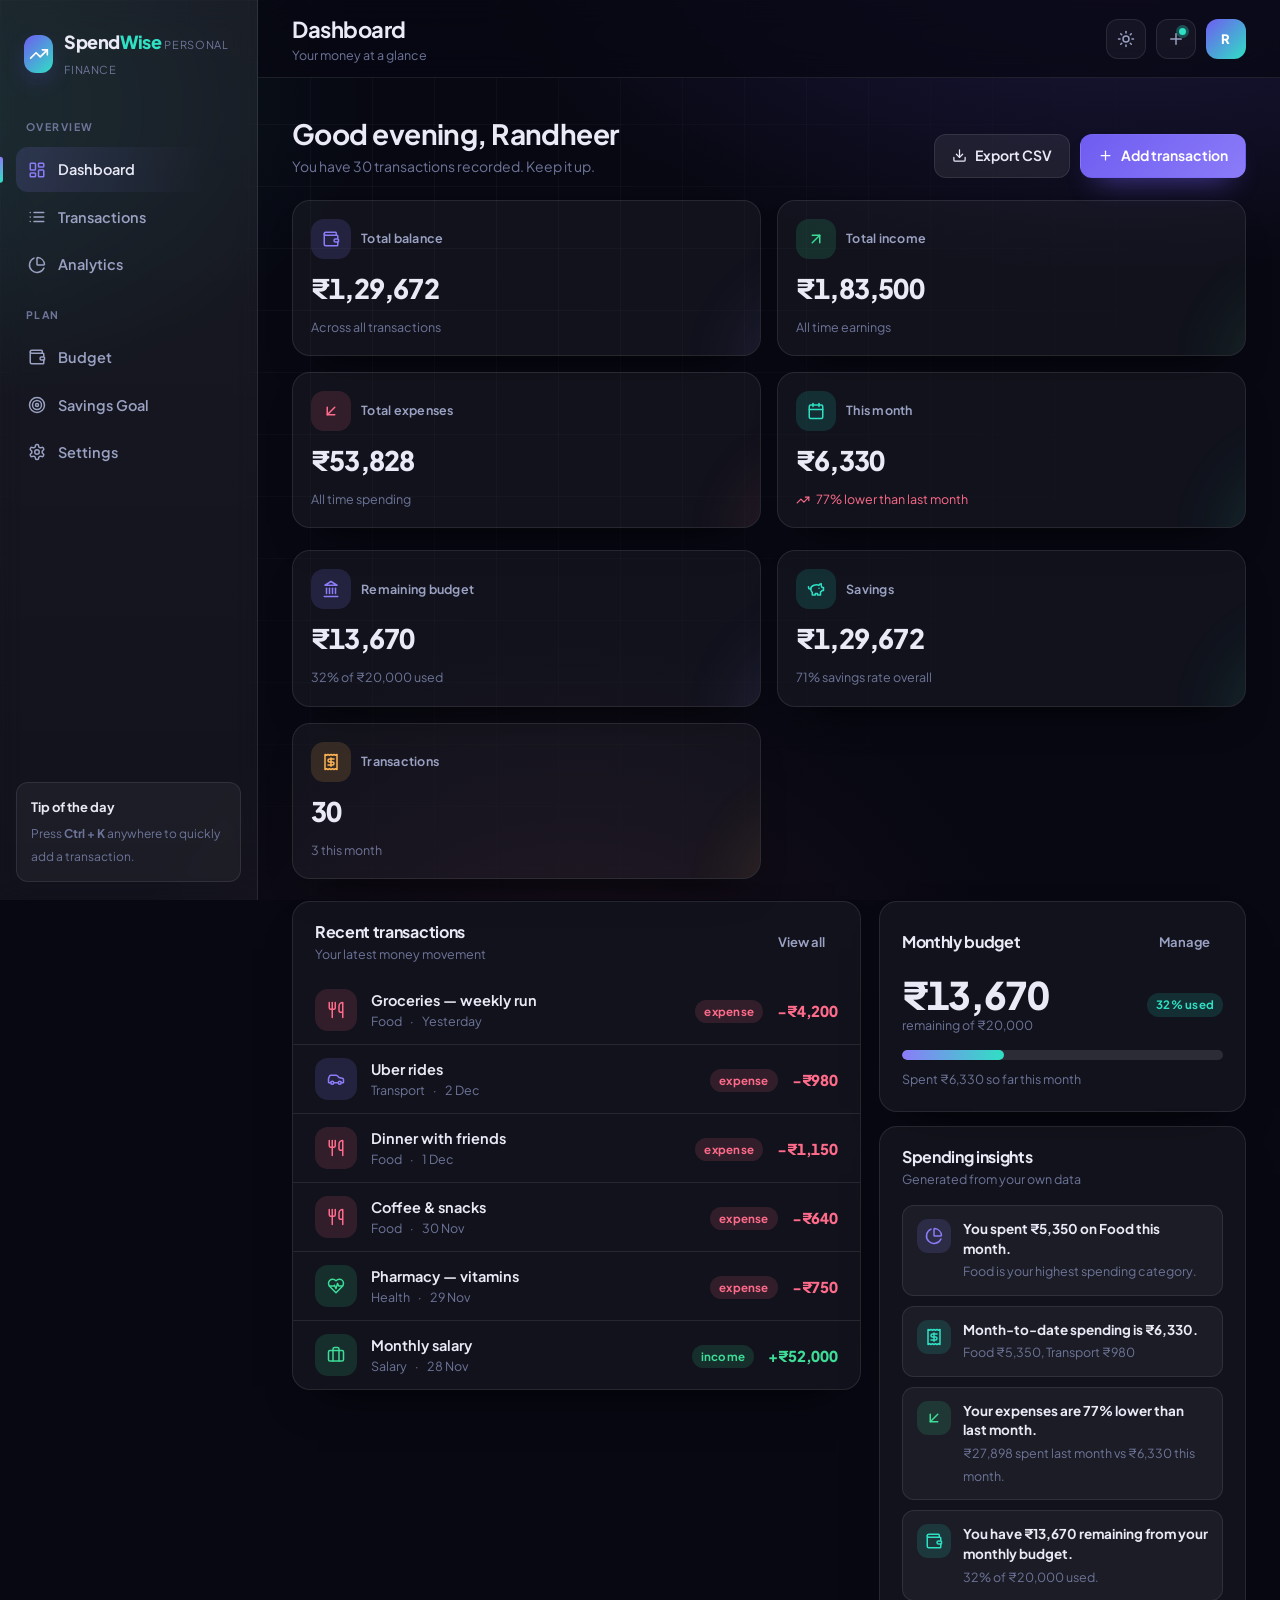
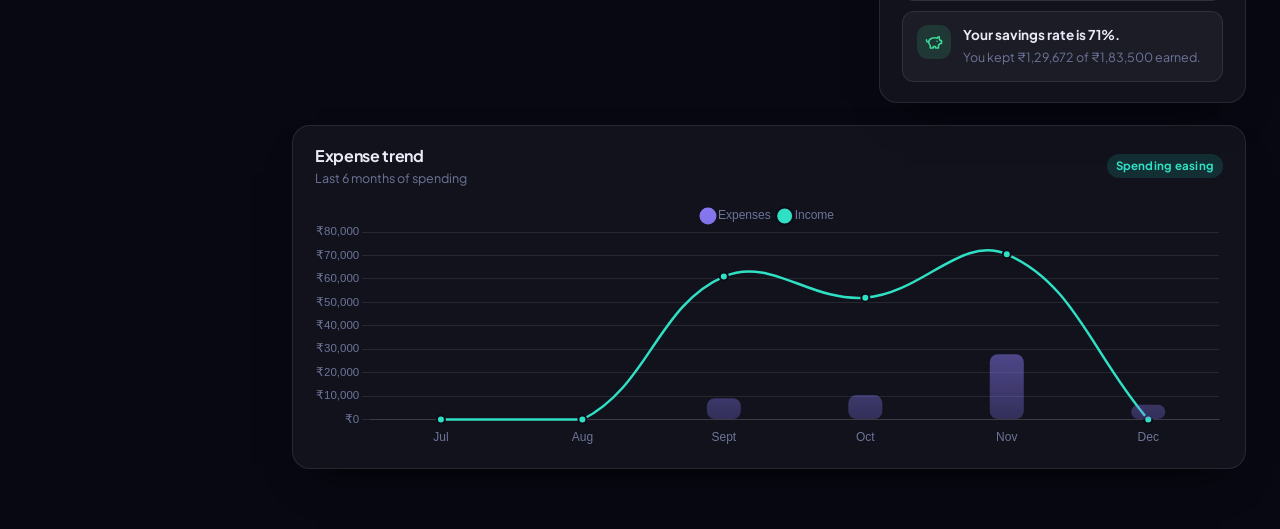
<file: index.html>
<!DOCTYPE html>
<html lang="en" data-theme="dark">
<head>
  <meta charset="UTF-8" />
  <meta name="viewport" content="width=device-width, initial-scale=1.0" />
  <title>Dashboard · SpendWise</title>
  <meta name="description" content="SpendWise — smart personal expense tracker with budgeting, analytics and savings goals." />
  <link rel="preconnect" href="https://fonts.googleapis.com" />
  <link rel="preconnect" href="https://fonts.gstatic.com" crossorigin />
  <link href="https://fonts.googleapis.com/css2?family=Plus+Jakarta+Sans:wght@400;500;600;700;800&display=swap" rel="stylesheet" />
  <link rel="stylesheet" href="css/style.css" />
  <link rel="stylesheet" href="css/dashboard.css" />
  <link rel="stylesheet" href="css/responsive.css" />
  <link rel="icon" href="data:image/svg+xml,%3Csvg xmlns='http://www.w3.org/2000/svg' viewBox='0 0 24 24' fill='none' stroke='%232fe0c4' stroke-width='2.2' stroke-linecap='round'%3E%3Cpath d='M3 17l6-6 4 4 7-7'/%3E%3Cpath d='M14 8h6v6'/%3E%3C/svg%3E" />
</head>
<body>
  <div class="app">
    <div class="scrim" id="scrim"></div>

    <aside class="sidebar" id="sidebar" aria-label="Main navigation">
      <a class="brand" href="index.html">
        <span class="brand-mark"><svg class="icon" aria-hidden="true"><use href="#i-trending-up"></use></svg></span>
        <span>
          <span class="brand-name">Spend<span>Wise</span></span>
          <span class="brand-sub">Personal finance</span>
        </span>
      </a>

      <p class="nav-label">Overview</p>
      <nav class="nav">
        <a class="nav-link" href="index.html" aria-current="page">
          <svg class="icon" aria-hidden="true"><use href="#i-layout-dashboard"></use></svg> Dashboard
        </a>
        <a class="nav-link" href="transactions.html">
          <svg class="icon" aria-hidden="true"><use href="#i-list"></use></svg> Transactions
        </a>
        <a class="nav-link" href="analytics.html">
          <svg class="icon" aria-hidden="true"><use href="#i-chart-pie"></use></svg> Analytics
        </a>
      </nav>

      <p class="nav-label">Plan</p>
      <nav class="nav">
        <a class="nav-link" href="budget.html">
          <svg class="icon" aria-hidden="true"><use href="#i-wallet"></use></svg> Budget
        </a>
        <a class="nav-link" href="savings.html">
          <svg class="icon" aria-hidden="true"><use href="#i-target"></use></svg> Savings Goal
        </a>
        <a class="nav-link" href="settings.html">
          <svg class="icon" aria-hidden="true"><use href="#i-settings"></use></svg> Settings
        </a>
      </nav>

      <div class="sidebar-foot">
        <div class="sidebar-note">
          <strong>Tip of the day</strong>
          <span>Press <b>Ctrl + K</b> anywhere to quickly add a transaction.</span>
        </div>
      </div>
    </aside>

    <div class="shell">
      <header class="topbar">
        <button class="icon-btn menu-btn" id="menuBtn" type="button"
                aria-label="Open navigation" aria-expanded="false">
          <svg class="icon" aria-hidden="true"><use href="#i-menu"></use></svg>
        </button>
        <div class="topbar-title">
          <h1 id="pageTitle">Dashboard</h1>
          <p id="pageSub">Your money at a glance</p>
        </div>
        <div class="topbar-actions">
          <button class="icon-btn" id="themeToggle" type="button" data-tip="Switch theme" aria-label="Switch theme">
            <svg class="icon" aria-hidden="true"><use href="#i-sun"></use></svg>
          </button>
          <button class="icon-btn" type="button" data-add-txn data-tip="Add transaction" aria-label="Add transaction">
            <svg class="icon" aria-hidden="true"><use href="#i-plus"></use></svg>
            <span class="dot"></span>
          </button>
          <span class="avatar" id="userAvatar" aria-hidden="true">U</span>
        </div>
      </header>

      <main class="main">
        <div class="page">

          <section class="page-intro reveal">
            <div>
              <h2 id="greeting">Welcome back</h2>
              <p id="introLine">Here is how your finances look today.</p>
            </div>
            <div class="actions">
              <button class="btn" type="button" data-export-csv>
                <svg class="icon icon-sm" aria-hidden="true"><use href="#i-download"></use></svg> Export CSV
              </button>
              <button class="btn btn-primary" type="button" data-add-txn>
                <svg class="icon icon-sm" aria-hidden="true"><use href="#i-plus"></use></svg> Add transaction
              </button>
            </div>
          </section>

          <section class="stat-grid reveal" aria-label="Financial summary">
            <article class="stat-card tone-accent">
              <div class="stat-top">
                <span class="stat-icon"><svg class="icon" aria-hidden="true"><use href="#i-wallet"></use></svg></span>
                <span class="stat-label">Total balance</span>
              </div>
              <p class="stat-value num" id="statBalance">—</p>
              <p class="stat-meta" id="statBalanceMeta">Across all transactions</p>
            </article>

            <article class="stat-card tone-income">
              <div class="stat-top">
                <span class="stat-icon"><svg class="icon" aria-hidden="true"><use href="#i-arrow-up-right"></use></svg></span>
                <span class="stat-label">Total income</span>
              </div>
              <p class="stat-value num" id="statIncome">—</p>
              <p class="stat-meta" id="statIncomeMeta">All time earnings</p>
            </article>

            <article class="stat-card tone-expense">
              <div class="stat-top">
                <span class="stat-icon"><svg class="icon" aria-hidden="true"><use href="#i-arrow-down-left"></use></svg></span>
                <span class="stat-label">Total expenses</span>
              </div>
              <p class="stat-value num" id="statExpense">—</p>
              <p class="stat-meta" id="statExpenseMeta">All time spending</p>
            </article>

            <article class="stat-card tone-teal">
              <div class="stat-top">
                <span class="stat-icon"><svg class="icon" aria-hidden="true"><use href="#i-calendar"></use></svg></span>
                <span class="stat-label">This month</span>
              </div>
              <p class="stat-value num" id="statMonth">—</p>
              <p class="stat-meta" id="statMonthMeta">Expenses in current month</p>
            </article>
          </section>

          <section class="stat-grid reveal" aria-label="Secondary summary">
            <article class="stat-card tone-accent">
              <div class="stat-top">
                <span class="stat-icon"><svg class="icon" aria-hidden="true"><use href="#i-landmark"></use></svg></span>
                <span class="stat-label">Remaining budget</span>
              </div>
              <p class="stat-value num" id="statBudgetLeft">—</p>
              <p class="stat-meta" id="statBudgetMeta">Set a budget to track it</p>
            </article>

            <article class="stat-card tone-teal">
              <div class="stat-top">
                <span class="stat-icon"><svg class="icon" aria-hidden="true"><use href="#i-piggy-bank"></use></svg></span>
                <span class="stat-label">Savings</span>
              </div>
              <p class="stat-value num" id="statSavings">—</p>
              <p class="stat-meta" id="statSavingsMeta">Income kept after expenses</p>
            </article>

            <article class="stat-card tone-warn">
              <div class="stat-top">
                <span class="stat-icon"><svg class="icon" aria-hidden="true"><use href="#i-receipt"></use></svg></span>
                <span class="stat-label">Transactions</span>
              </div>
              <p class="stat-value num" id="statCount">—</p>
              <p class="stat-meta" id="statCountMeta">Recorded so far</p>
            </article>
          </section>

          <section class="grid-2 reveal">
            <article class="card">
              <div class="card-head">
                <div>
                  <h2>Recent transactions</h2>
                  <p class="sub">Your latest money movement</p>
                </div>
                <a class="btn btn-ghost btn-sm right" href="transactions.html">View all</a>
              </div>
              <div class="txn-list" id="recentList" style="margin-top:12px"></div>
            </article>

            <div class="stack">
              <article class="card card-pad">
                <div class="row" style="margin-bottom:14px">
                  <h2 style="font-size:16px">Monthly budget</h2>
                  <a class="btn btn-ghost btn-sm right" href="budget.html">Manage</a>
                </div>
                <div id="dashBudget"></div>
              </article>

              <article class="card">
                <div class="card-head">
                  <div>
                    <h2>Spending insights</h2>
                    <p class="sub">Generated from your own data</p>
                  </div>
                </div>
                <div class="insight-list" id="insightList"></div>
              </article>
            </div>
          </section>

          <section class="card reveal">
            <div class="card-head">
              <div>
                <h2>Expense trend</h2>
                <p class="sub">Last 6 months of spending</p>
              </div>
              <span class="badge badge-teal right" id="trendBadge">—</span>
            </div>
            <div class="chart-box mid">
              <canvas id="trendChart" aria-label="Expense trend chart for the last six months" role="img"></canvas>
            </div>
          </section>

        </div>
      </main>
    </div>
  </div>

  <script src="js/icons.js"></script>
  <script src="js/storage.js"></script>
  <script src="js/app.js"></script>
  <script src="js/dashboard.js"></script>
</body>
</html>
</file>
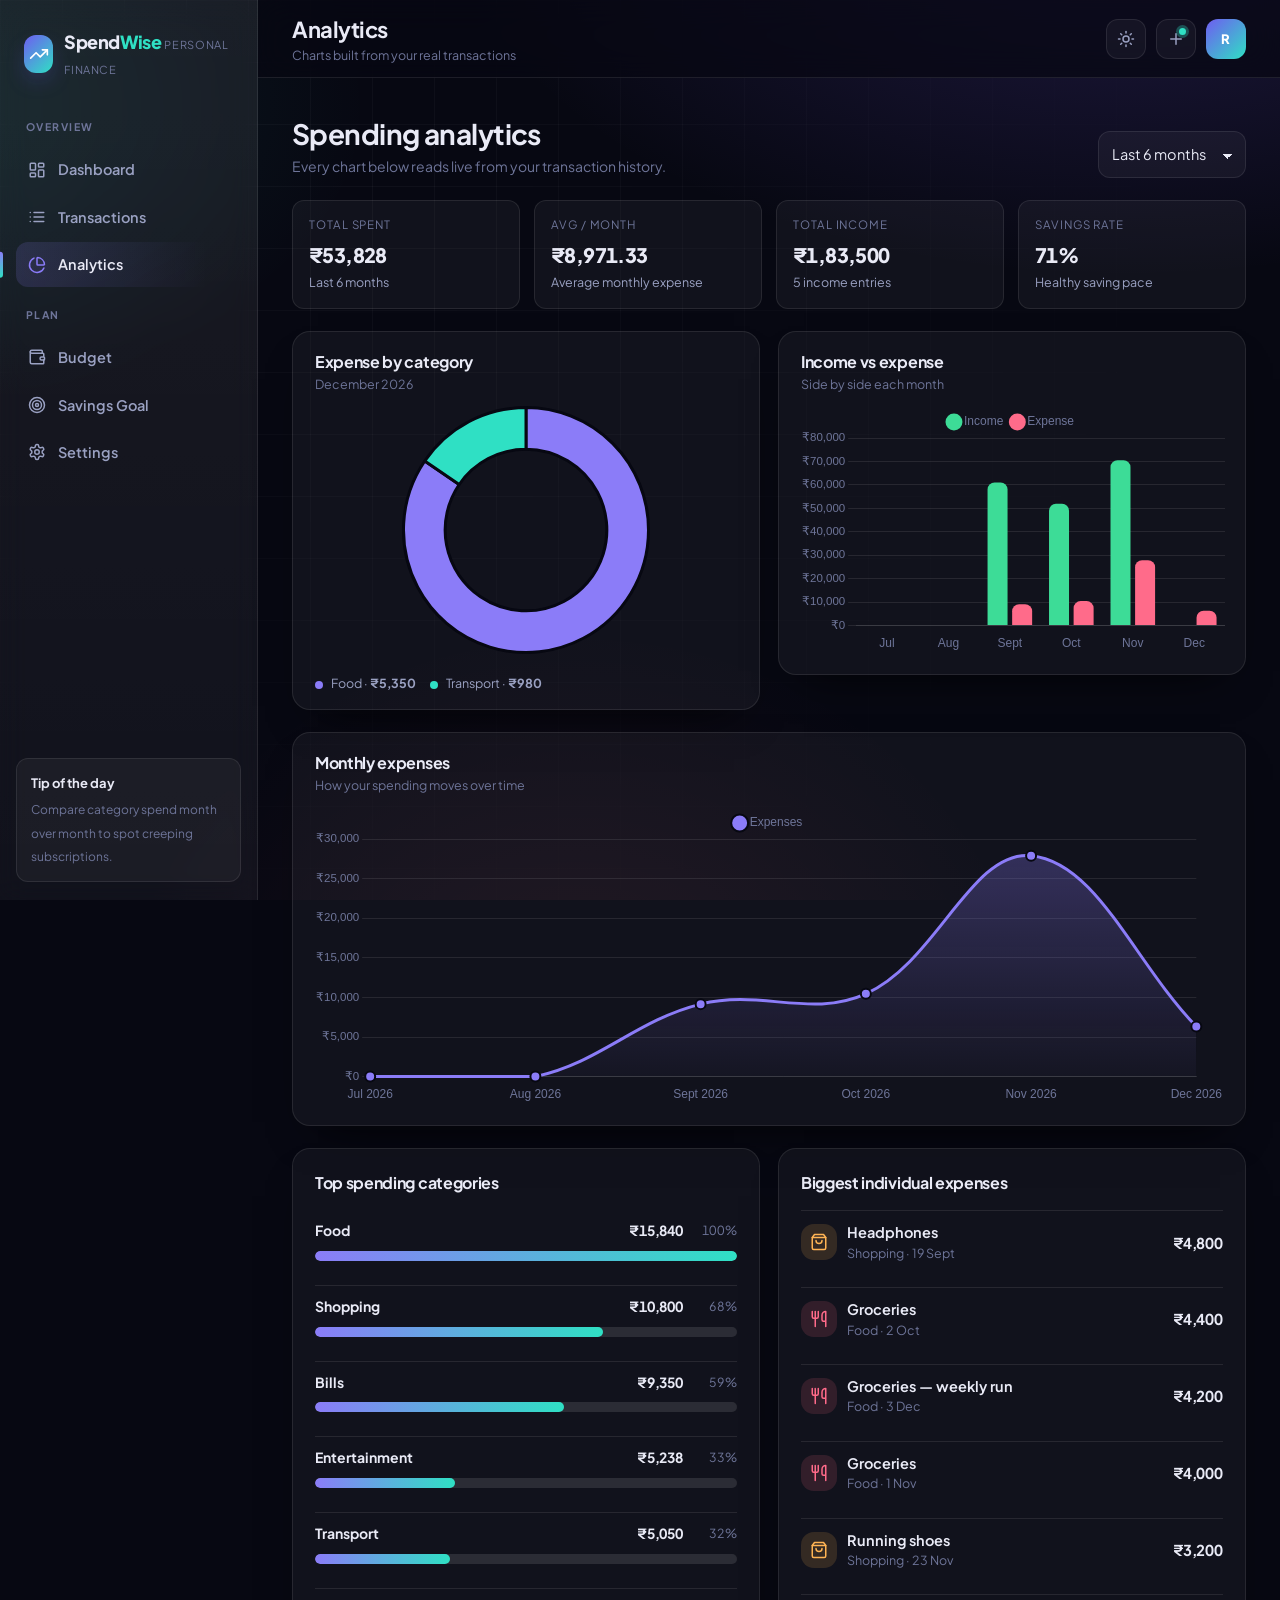
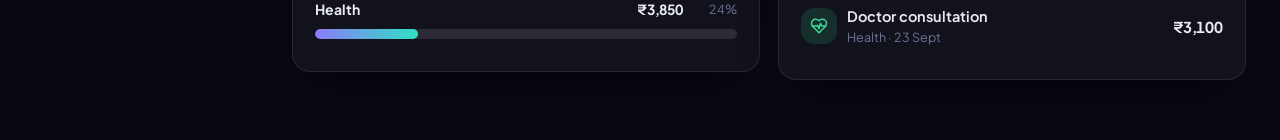
<file: analytics.html>
<!DOCTYPE html>
<html lang="en" data-theme="dark">
<head>
  <meta charset="UTF-8" />
  <meta name="viewport" content="width=device-width, initial-scale=1.0" />
  <title>Analytics · SpendWise</title>
  <meta name="description" content="Charts and breakdowns of your income, expenses and categories." />
  <link rel="preconnect" href="https://fonts.googleapis.com" />
  <link rel="preconnect" href="https://fonts.gstatic.com" crossorigin />
  <link href="https://fonts.googleapis.com/css2?family=Plus+Jakarta+Sans:wght@400;500;600;700;800&display=swap" rel="stylesheet" />
  <link rel="stylesheet" href="css/style.css" />
  <link rel="stylesheet" href="css/dashboard.css" />
  <link rel="stylesheet" href="css/responsive.css" />
  <link rel="icon" href="data:image/svg+xml,%3Csvg xmlns='http://www.w3.org/2000/svg' viewBox='0 0 24 24' fill='none' stroke='%232fe0c4' stroke-width='2.2' stroke-linecap='round'%3E%3Cpath d='M3 17l6-6 4 4 7-7'/%3E%3Cpath d='M14 8h6v6'/%3E%3C/svg%3E" />
</head>
<body>
  <div class="app">
    <div class="scrim" id="scrim"></div>

    <aside class="sidebar" id="sidebar" aria-label="Main navigation">
      <a class="brand" href="index.html">
        <span class="brand-mark"><svg class="icon" aria-hidden="true"><use href="#i-trending-up"></use></svg></span>
        <span>
          <span class="brand-name">Spend<span>Wise</span></span>
          <span class="brand-sub">Personal finance</span>
        </span>
      </a>

      <p class="nav-label">Overview</p>
      <nav class="nav">
        <a class="nav-link" href="index.html">
          <svg class="icon" aria-hidden="true"><use href="#i-layout-dashboard"></use></svg> Dashboard
        </a>
        <a class="nav-link" href="transactions.html">
          <svg class="icon" aria-hidden="true"><use href="#i-list"></use></svg> Transactions
        </a>
        <a class="nav-link" href="analytics.html" aria-current="page">
          <svg class="icon" aria-hidden="true"><use href="#i-chart-pie"></use></svg> Analytics
        </a>
      </nav>

      <p class="nav-label">Plan</p>
      <nav class="nav">
        <a class="nav-link" href="budget.html">
          <svg class="icon" aria-hidden="true"><use href="#i-wallet"></use></svg> Budget
        </a>
        <a class="nav-link" href="savings.html">
          <svg class="icon" aria-hidden="true"><use href="#i-target"></use></svg> Savings Goal
        </a>
        <a class="nav-link" href="settings.html">
          <svg class="icon" aria-hidden="true"><use href="#i-settings"></use></svg> Settings
        </a>
      </nav>

      <div class="sidebar-foot">
        <div class="sidebar-note">
          <strong>Tip of the day</strong>
          <span>Compare category spend month over month to spot creeping subscriptions.</span>
        </div>
      </div>
    </aside>

    <div class="shell">
      <header class="topbar">
        <button class="icon-btn menu-btn" id="menuBtn" type="button"
                aria-label="Open navigation" aria-expanded="false">
          <svg class="icon" aria-hidden="true"><use href="#i-menu"></use></svg>
        </button>
        <div class="topbar-title">
          <h1 id="pageTitle">Analytics</h1>
          <p id="pageSub">Charts built from your real transactions</p>
        </div>
        <div class="topbar-actions">
          <button class="icon-btn" id="themeToggle" type="button" data-tip="Switch theme" aria-label="Switch theme">
            <svg class="icon" aria-hidden="true"><use href="#i-sun"></use></svg>
          </button>
          <button class="icon-btn" type="button" data-add-txn data-tip="Add transaction" aria-label="Add transaction">
            <svg class="icon" aria-hidden="true"><use href="#i-plus"></use></svg>
            <span class="dot"></span>
          </button>
          <span class="avatar" id="userAvatar" aria-hidden="true">U</span>
        </div>
      </header>

      <main class="main">
        <div class="page">

          <section class="page-intro reveal">
            <div>
              <h2>Spending analytics</h2>
              <p>Every chart below reads live from your transaction history.</p>
            </div>
            <div class="actions">
              <label class="sr-only" for="rangeSelect">Chart range</label>
              <select class="select" id="rangeSelect">
                <option value="3">Last 3 months</option>
                <option value="6" selected>Last 6 months</option>
                <option value="12">Last 12 months</option>
              </select>
            </div>
          </section>

          <section class="mini-stats reveal" id="miniStats"></section>

          <section class="grid-even reveal">
            <article class="card">
              <div class="card-head">
                <div>
                  <h2>Expense by category</h2>
                  <p class="sub" id="catChartSub">Current month</p>
                </div>
              </div>
              <div class="chart-box mid">
                <canvas id="categoryChart" aria-label="Doughnut chart of expenses by category" role="img"></canvas>
              </div>
              <div class="legend-row" id="catLegend"></div>
            </article>

            <article class="card">
              <div class="card-head">
                <div>
                  <h2>Income vs expense</h2>
                  <p class="sub">Side by side each month</p>
                </div>
              </div>
              <div class="chart-box mid">
                <canvas id="compareChart" aria-label="Bar chart comparing income and expense per month" role="img"></canvas>
              </div>
            </article>
          </section>

          <section class="card reveal">
            <div class="card-head">
              <div>
                <h2>Monthly expenses</h2>
                <p class="sub">How your spending moves over time</p>
              </div>
            </div>
            <div class="chart-box tall">
              <canvas id="monthlyChart" aria-label="Line chart of monthly expenses" role="img"></canvas>
            </div>
          </section>

          <section class="grid-even reveal">
            <article class="card card-pad">
              <h2 style="font-size:16px; margin-bottom:14px">Top spending categories</h2>
              <div id="topCats" class="stack"></div>
            </article>

            <article class="card card-pad">
              <h2 style="font-size:16px; margin-bottom:14px">Biggest individual expenses</h2>
              <div id="bigExpenses" class="stack"></div>
            </article>
          </section>

        </div>
      </main>
    </div>
  </div>

  <script src="js/icons.js"></script>
  <script src="js/storage.js"></script>
  <script src="js/app.js"></script>
  <script src="js/analytics.js"></script>
</body>
</html>
</file>
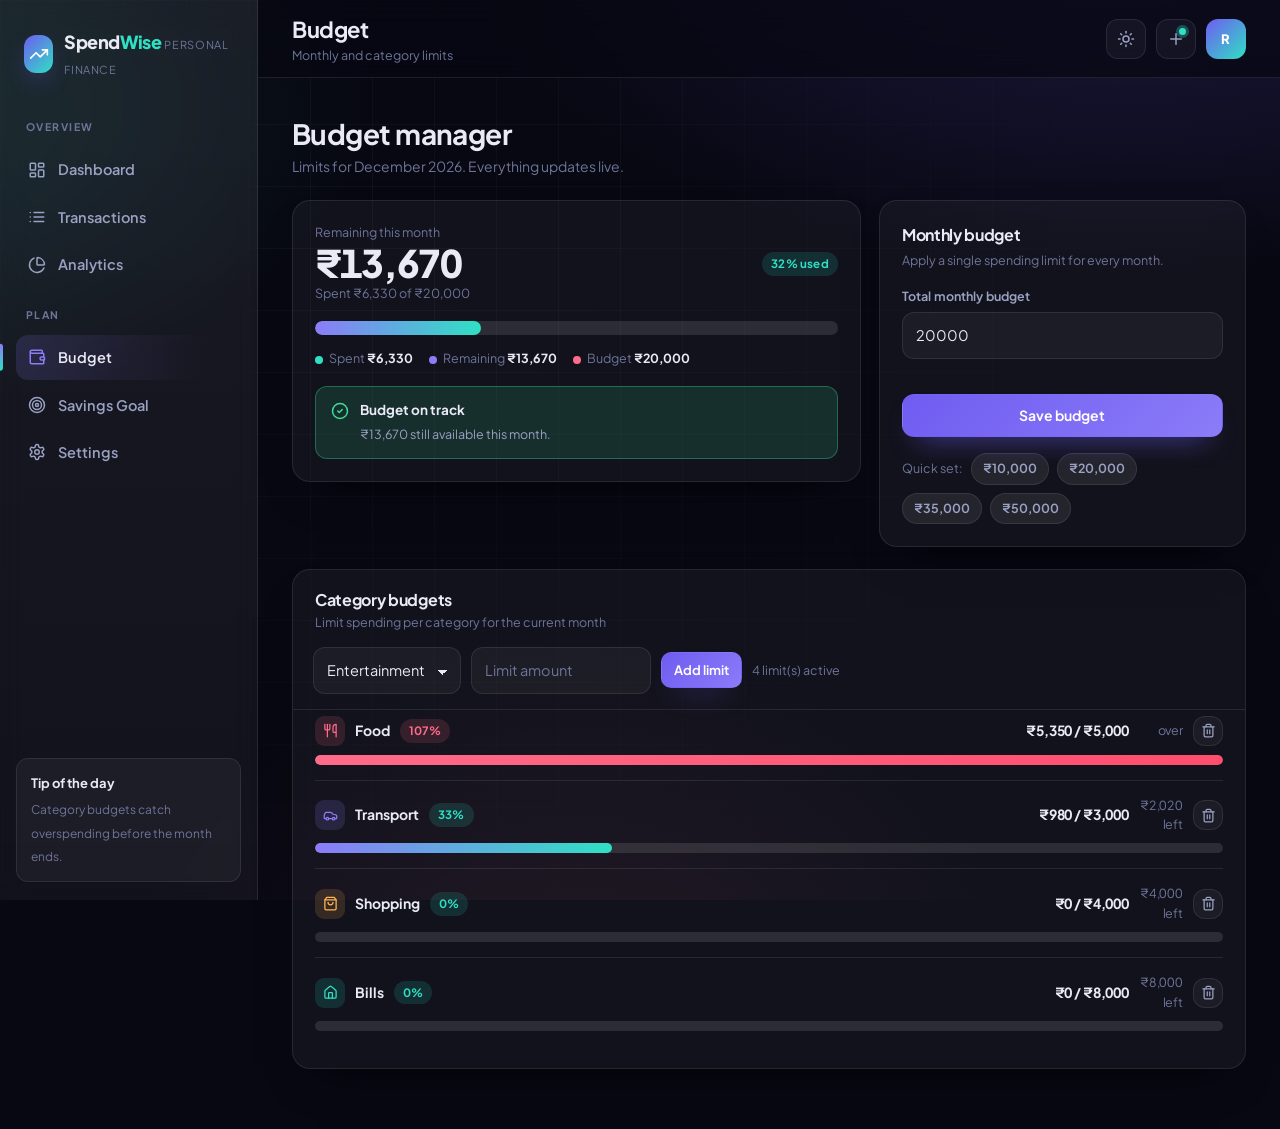
<file: budget.html>
<!DOCTYPE html>
<html lang="en" data-theme="dark">
<head>
  <meta charset="UTF-8" />
  <meta name="viewport" content="width=device-width, initial-scale=1.0" />
  <title>Budget · SpendWise</title>
  <meta name="description" content="Set monthly and category budgets, track usage and get alerts." />
  <link rel="preconnect" href="https://fonts.googleapis.com" />
  <link rel="preconnect" href="https://fonts.gstatic.com" crossorigin />
  <link href="https://fonts.googleapis.com/css2?family=Plus+Jakarta+Sans:wght@400;500;600;700;800&display=swap" rel="stylesheet" />
  <link rel="stylesheet" href="css/style.css" />
  <link rel="stylesheet" href="css/dashboard.css" />
  <link rel="stylesheet" href="css/responsive.css" />
  <link rel="icon" href="data:image/svg+xml,%3Csvg xmlns='http://www.w3.org/2000/svg' viewBox='0 0 24 24' fill='none' stroke='%232fe0c4' stroke-width='2.2' stroke-linecap='round'%3E%3Cpath d='M3 17l6-6 4 4 7-7'/%3E%3Cpath d='M14 8h6v6'/%3E%3C/svg%3E" />
</head>
<body>
  <div class="app">
    <div class="scrim" id="scrim"></div>

    <aside class="sidebar" id="sidebar" aria-label="Main navigation">
      <a class="brand" href="index.html">
        <span class="brand-mark"><svg class="icon" aria-hidden="true"><use href="#i-trending-up"></use></svg></span>
        <span>
          <span class="brand-name">Spend<span>Wise</span></span>
          <span class="brand-sub">Personal finance</span>
        </span>
      </a>

      <p class="nav-label">Overview</p>
      <nav class="nav">
        <a class="nav-link" href="index.html">
          <svg class="icon" aria-hidden="true"><use href="#i-layout-dashboard"></use></svg> Dashboard
        </a>
        <a class="nav-link" href="transactions.html">
          <svg class="icon" aria-hidden="true"><use href="#i-list"></use></svg> Transactions
        </a>
        <a class="nav-link" href="analytics.html">
          <svg class="icon" aria-hidden="true"><use href="#i-chart-pie"></use></svg> Analytics
        </a>
      </nav>

      <p class="nav-label">Plan</p>
      <nav class="nav">
        <a class="nav-link" href="budget.html" aria-current="page">
          <svg class="icon" aria-hidden="true"><use href="#i-wallet"></use></svg> Budget
        </a>
        <a class="nav-link" href="savings.html">
          <svg class="icon" aria-hidden="true"><use href="#i-target"></use></svg> Savings Goal
        </a>
        <a class="nav-link" href="settings.html">
          <svg class="icon" aria-hidden="true"><use href="#i-settings"></use></svg> Settings
        </a>
      </nav>

      <div class="sidebar-foot">
        <div class="sidebar-note">
          <strong>Tip of the day</strong>
          <span>Category budgets catch overspending before the month ends.</span>
        </div>
      </div>
    </aside>

    <div class="shell">
      <header class="topbar">
        <button class="icon-btn menu-btn" id="menuBtn" type="button"
                aria-label="Open navigation" aria-expanded="false">
          <svg class="icon" aria-hidden="true"><use href="#i-menu"></use></svg>
        </button>
        <div class="topbar-title">
          <h1 id="pageTitle">Budget</h1>
          <p id="pageSub">Monthly and category limits</p>
        </div>
        <div class="topbar-actions">
          <button class="icon-btn" id="themeToggle" type="button" data-tip="Switch theme" aria-label="Switch theme">
            <svg class="icon" aria-hidden="true"><use href="#i-sun"></use></svg>
          </button>
          <button class="icon-btn" type="button" data-add-txn data-tip="Add transaction" aria-label="Add transaction">
            <svg class="icon" aria-hidden="true"><use href="#i-plus"></use></svg>
            <span class="dot"></span>
          </button>
          <span class="avatar" id="userAvatar" aria-hidden="true">U</span>
        </div>
      </header>

      <main class="main">
        <div class="page">

          <section class="page-intro reveal">
            <div>
              <h2>Budget manager</h2>
              <p id="budgetMonthLabel">Set limits and watch them update live.</p>
            </div>
          </section>

          <section class="grid-2 reveal">
            <article class="card card-pad">
              <div class="budget-hero">
                <div>
                  <p class="small muted" id="budgetMainLabel">Remaining this month</p>
                  <p class="budget-amount num" id="budgetRemaining">—</p>
                  <p class="small muted" id="budgetSpentLine">—</p>
                </div>
                <div style="text-align:right">
                  <span class="badge badge-teal" id="budgetPercent">0% used</span>
                </div>
              </div>

              <div class="progress" style="margin-top:18px; height:14px" role="progressbar"
                   aria-valuenow="0" aria-valuemin="0" aria-valuemax="100" aria-label="Overall budget usage">
                <div class="progress-bar" id="budgetBar" style="width:0%"></div>
              </div>

              <div class="budget-legend" style="margin-top:14px">
                <span><i class="legend-dot spent"></i>Spent <b id="legendSpent">—</b></span>
                <span><i class="legend-dot"></i>Remaining <b id="legendLeft">—</b></span>
                <span><i class="legend-dot over"></i>Budget <b id="legendTotal">—</b></span>
              </div>

              <div id="budgetAlert" style="margin-top:18px"></div>
            </article>

            <article class="card card-pad">
              <h2 style="font-size:16px; margin-bottom:4px">Monthly budget</h2>
              <p class="small muted" style="margin-bottom:16px">
                Apply a single spending limit for every month.
              </p>
              <form id="budgetForm" class="stack" novalidate>
                <div class="field">
                  <label for="budgetInput">Total monthly budget</label>
                  <input class="input" id="budgetInput" type="number" min="0" step="100"
                         inputmode="numeric" placeholder="e.g. 20000" />
                  <span class="error-text" data-error="budget"></span>
                </div>
                <button class="btn btn-primary" type="submit">Save budget</button>
              </form>

              <div class="row wrap" style="margin-top:16px; gap:8px">
                <span class="small muted">Quick set:</span>
                <button class="chip" type="button" data-quick="10000">₹10,000</button>
                <button class="chip" type="button" data-quick="20000">₹20,000</button>
                <button class="chip" type="button" data-quick="35000">₹35,000</button>
                <button class="chip" type="button" data-quick="50000">₹50,000</button>
              </div>
            </article>
          </section>

          <section class="card reveal">
            <div class="card-head">
              <div>
                <h2>Category budgets</h2>
                <p class="sub">Limit spending per category for the current month</p>
              </div>
            </div>

            <form class="toolbar" id="catBudgetForm">
              <label class="sr-only" for="catSelect">Category</label>
              <select class="select" id="catSelect"></select>

              <label class="sr-only" for="catLimit">Limit amount</label>
              <input class="input" id="catLimit" type="number" min="0" step="100"
                     inputmode="numeric" placeholder="Limit amount" style="max-width:180px" />

              <button class="btn btn-primary btn-sm" type="submit">Add limit</button>
              <span class="filter-count" id="catBudgetCount"></span>
            </form>

            <div class="card-pad" id="catBudgetList" style="padding-top:4px"></div>
          </section>

        </div>
      </main>
    </div>
  </div>

  <script src="js/icons.js"></script>
  <script src="js/storage.js"></script>
  <script src="js/app.js"></script>
  <script src="js/budget.js"></script>
</body>
</html>
</file>
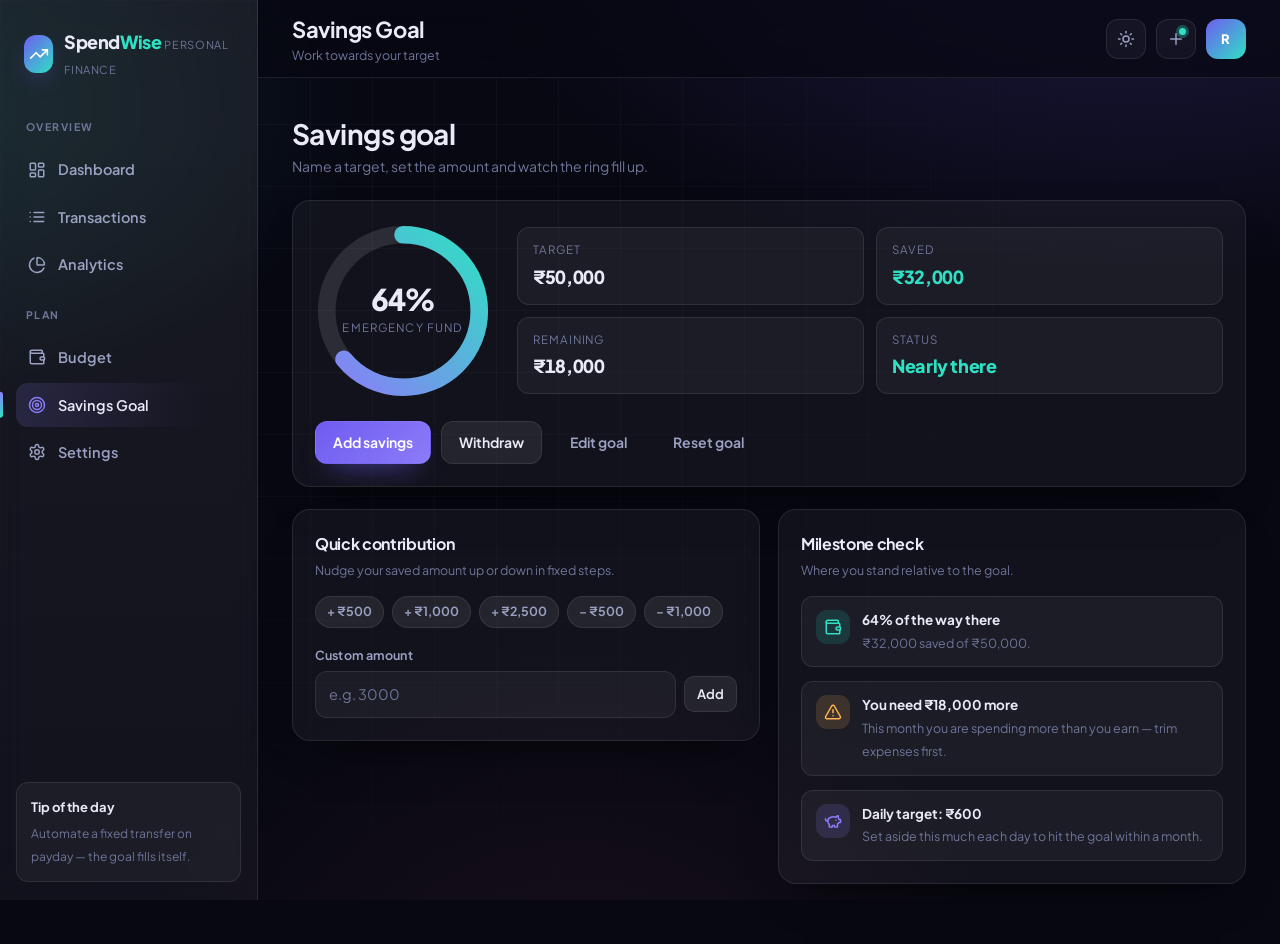
<file: savings.html>
<!DOCTYPE html>
<html lang="en" data-theme="dark">
<head>
  <meta charset="UTF-8" />
  <meta name="viewport" content="width=device-width, initial-scale=1.0" />
  <title>Savings Goal · SpendWise</title>
  <meta name="description" content="Set a savings target, track progress and stay motivated." />
  <link rel="preconnect" href="https://fonts.googleapis.com" />
  <link rel="preconnect" href="https://fonts.gstatic.com" crossorigin />
  <link href="https://fonts.googleapis.com/css2?family=Plus+Jakarta+Sans:wght@400;500;600;700;800&display=swap" rel="stylesheet" />
  <link rel="stylesheet" href="css/style.css" />
  <link rel="stylesheet" href="css/dashboard.css" />
  <link rel="stylesheet" href="css/responsive.css" />
  <link rel="icon" href="data:image/svg+xml,%3Csvg xmlns='http://www.w3.org/2000/svg' viewBox='0 0 24 24' fill='none' stroke='%232fe0c4' stroke-width='2.2' stroke-linecap='round'%3E%3Cpath d='M3 17l6-6 4 4 7-7'/%3E%3Cpath d='M14 8h6v6'/%3E%3C/svg%3E" />
</head>
<body>
  <div class="app">
    <div class="scrim" id="scrim"></div>

    <aside class="sidebar" id="sidebar" aria-label="Main navigation">
      <a class="brand" href="index.html">
        <span class="brand-mark"><svg class="icon" aria-hidden="true"><use href="#i-trending-up"></use></svg></span>
        <span>
          <span class="brand-name">Spend<span>Wise</span></span>
          <span class="brand-sub">Personal finance</span>
        </span>
      </a>

      <p class="nav-label">Overview</p>
      <nav class="nav">
        <a class="nav-link" href="index.html">
          <svg class="icon" aria-hidden="true"><use href="#i-layout-dashboard"></use></svg> Dashboard
        </a>
        <a class="nav-link" href="transactions.html">
          <svg class="icon" aria-hidden="true"><use href="#i-list"></use></svg> Transactions
        </a>
        <a class="nav-link" href="analytics.html">
          <svg class="icon" aria-hidden="true"><use href="#i-chart-pie"></use></svg> Analytics
        </a>
      </nav>

      <p class="nav-label">Plan</p>
      <nav class="nav">
        <a class="nav-link" href="budget.html">
          <svg class="icon" aria-hidden="true"><use href="#i-wallet"></use></svg> Budget
        </a>
        <a class="nav-link" href="savings.html" aria-current="page">
          <svg class="icon" aria-hidden="true"><use href="#i-target"></use></svg> Savings Goal
        </a>
        <a class="nav-link" href="settings.html">
          <svg class="icon" aria-hidden="true"><use href="#i-settings"></use></svg> Settings
        </a>
      </nav>

      <div class="sidebar-foot">
        <div class="sidebar-note">
          <strong>Tip of the day</strong>
          <span>Automate a fixed transfer on payday — the goal fills itself.</span>
        </div>
      </div>
    </aside>

    <div class="shell">
      <header class="topbar">
        <button class="icon-btn menu-btn" id="menuBtn" type="button"
                aria-label="Open navigation" aria-expanded="false">
          <svg class="icon" aria-hidden="true"><use href="#i-menu"></use></svg>
        </button>
        <div class="topbar-title">
          <h1 id="pageTitle">Savings Goal</h1>
          <p id="pageSub">Work towards your target</p>
        </div>
        <div class="topbar-actions">
          <button class="icon-btn" id="themeToggle" type="button" data-tip="Switch theme" aria-label="Switch theme">
            <svg class="icon" aria-hidden="true"><use href="#i-sun"></use></svg>
          </button>
          <button class="icon-btn" type="button" data-add-txn data-tip="Add transaction" aria-label="Add transaction">
            <svg class="icon" aria-hidden="true"><use href="#i-plus"></use></svg>
            <span class="dot"></span>
          </button>
          <span class="avatar" id="userAvatar" aria-hidden="true">U</span>
        </div>
      </header>

      <main class="main">
        <div class="page">

          <section class="page-intro reveal">
            <div>
              <h2>Savings goal</h2>
              <p>Name a target, set the amount and watch the ring fill up.</p>
            </div>
          </section>

          <section class="card card-pad reveal">
            <div class="goal-layout">
              <div class="goal-ring" role="img" aria-label="Savings goal progress">
                <svg viewBox="0 0 120 120">
                  <defs>
                    <linearGradient id="goalGrad" x1="0" y1="0" x2="1" y2="1">
                      <stop offset="0%" stop-color="#8b7cf8" />
                      <stop offset="100%" stop-color="#2fe0c4" />
                    </linearGradient>
                  </defs>
                  <circle class="track" cx="60" cy="60" r="52" fill="none" stroke-width="12" />
                  <circle class="fill" id="goalRing" cx="60" cy="60" r="52" fill="none"
                          stroke-width="12" stroke-dasharray="326.7" stroke-dashoffset="326.7" />
                </svg>
                <div class="goal-ring-center">
                  <b class="num" id="goalPercent">0%</b>
                  <span id="goalName">No goal</span>
                </div>
              </div>

              <div class="goal-facts">
                <div class="fact">
                  <span>Target</span>
                  <b class="num" id="goalTarget">—</b>
                </div>
                <div class="fact">
                  <span>Saved</span>
                  <b class="num text-teal" id="goalSaved">—</b>
                </div>
                <div class="fact">
                  <span>Remaining</span>
                  <b class="num" id="goalRemaining">—</b>
                </div>
                <div class="fact">
                  <span>Status</span>
                  <b id="goalStatus">—</b>
                </div>
              </div>
            </div>

            <div class="row wrap" style="margin-top:22px; gap:10px">
              <button class="btn btn-primary" type="button" id="addSaved">Add savings</button>
              <button class="btn" type="button" id="removeSaved">Withdraw</button>
              <button class="btn btn-ghost" type="button" id="editGoal">Edit goal</button>
              <button class="btn btn-ghost" type="button" id="resetGoal">Reset goal</button>
            </div>
          </section>

          <section class="grid-even reveal">
            <article class="card card-pad">
              <h2 style="font-size:16px; margin-bottom:4px">Quick contribution</h2>
              <p class="small muted" style="margin-bottom:16px">
                Nudge your saved amount up or down in fixed steps.
              </p>
              <div class="row wrap" style="gap:8px">
                <button class="chip" type="button" data-bump="500">+ ₹500</button>
                <button class="chip" type="button" data-bump="1000">+ ₹1,000</button>
                <button class="chip" type="button" data-bump="2500">+ ₹2,500</button>
                <button class="chip" type="button" data-bump="-500">− ₹500</button>
                <button class="chip" type="button" data-bump="-1000">− ₹1,000</button>
              </div>

              <div class="field" style="margin-top:18px">
                <label for="customBump">Custom amount</label>
                <div class="row" style="gap:8px">
                  <input class="input" id="customBump" type="number" min="0" step="100" placeholder="e.g. 3000" />
                  <button class="btn btn-sm" type="button" id="applyBump">Add</button>
                </div>
              </div>
            </article>

            <article class="card card-pad">
              <h2 style="font-size:16px; margin-bottom:4px">Milestone check</h2>
              <p class="small muted" style="margin-bottom:16px">
                Where you stand relative to the goal.
              </p>
              <div id="goalInsights" class="stack"></div>
            </article>
          </section>

        </div>
      </main>
    </div>
  </div>

  <script src="js/icons.js"></script>
  <script src="js/storage.js"></script>
  <script src="js/app.js"></script>
  <script src="js/savings.js"></script>
</body>
</html>
</file>
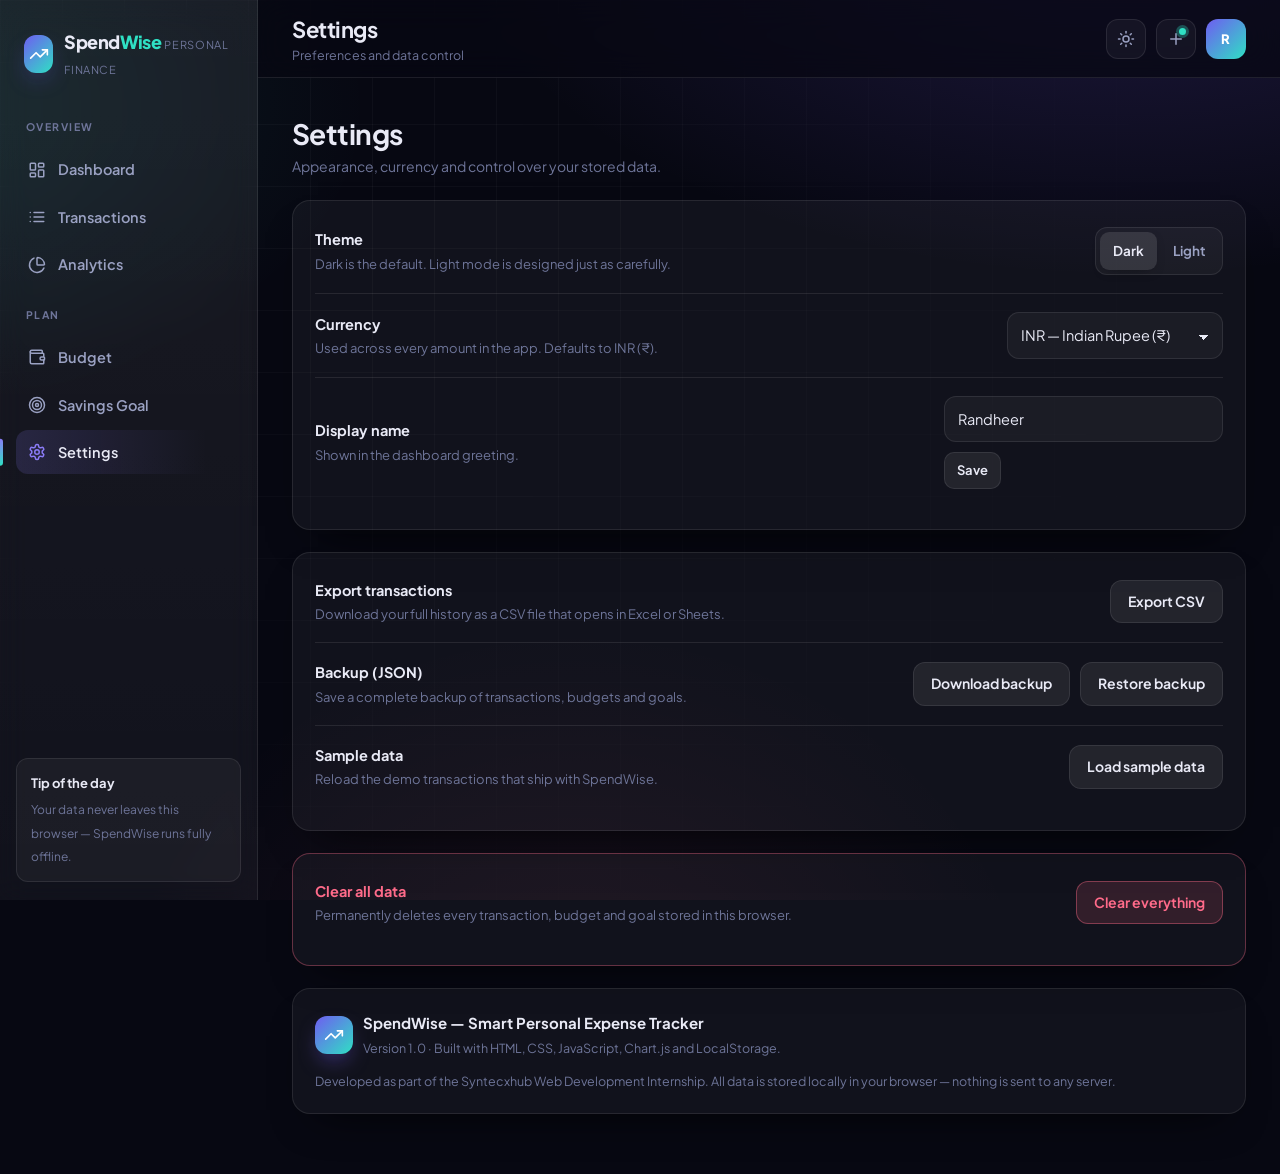
<file: settings.html>
<!DOCTYPE html>
<html lang="en" data-theme="dark">
<head>
  <meta charset="UTF-8" />
  <meta name="viewport" content="width=device-width, initial-scale=1.0" />
  <title>Settings · SpendWise</title>
  <meta name="description" content="Theme, currency, data export and reset options for SpendWise." />
  <link rel="preconnect" href="https://fonts.googleapis.com" />
  <link rel="preconnect" href="https://fonts.gstatic.com" crossorigin />
  <link href="https://fonts.googleapis.com/css2?family=Plus+Jakarta+Sans:wght@400;500;600;700;800&display=swap" rel="stylesheet" />
  <link rel="stylesheet" href="css/style.css" />
  <link rel="stylesheet" href="css/dashboard.css" />
  <link rel="stylesheet" href="css/responsive.css" />
  <link rel="icon" href="data:image/svg+xml,%3Csvg xmlns='http://www.w3.org/2000/svg' viewBox='0 0 24 24' fill='none' stroke='%232fe0c4' stroke-width='2.2' stroke-linecap='round'%3E%3Cpath d='M3 17l6-6 4 4 7-7'/%3E%3Cpath d='M14 8h6v6'/%3E%3C/svg%3E" />
</head>
<body>
  <div class="app">
    <div class="scrim" id="scrim"></div>

    <aside class="sidebar" id="sidebar" aria-label="Main navigation">
      <a class="brand" href="index.html">
        <span class="brand-mark"><svg class="icon" aria-hidden="true"><use href="#i-trending-up"></use></svg></span>
        <span>
          <span class="brand-name">Spend<span>Wise</span></span>
          <span class="brand-sub">Personal finance</span>
        </span>
      </a>

      <p class="nav-label">Overview</p>
      <nav class="nav">
        <a class="nav-link" href="index.html">
          <svg class="icon" aria-hidden="true"><use href="#i-layout-dashboard"></use></svg> Dashboard
        </a>
        <a class="nav-link" href="transactions.html">
          <svg class="icon" aria-hidden="true"><use href="#i-list"></use></svg> Transactions
        </a>
        <a class="nav-link" href="analytics.html">
          <svg class="icon" aria-hidden="true"><use href="#i-chart-pie"></use></svg> Analytics
        </a>
      </nav>

      <p class="nav-label">Plan</p>
      <nav class="nav">
        <a class="nav-link" href="budget.html">
          <svg class="icon" aria-hidden="true"><use href="#i-wallet"></use></svg> Budget
        </a>
        <a class="nav-link" href="savings.html">
          <svg class="icon" aria-hidden="true"><use href="#i-target"></use></svg> Savings Goal
        </a>
        <a class="nav-link" href="settings.html" aria-current="page">
          <svg class="icon" aria-hidden="true"><use href="#i-settings"></use></svg> Settings
        </a>
      </nav>

      <div class="sidebar-foot">
        <div class="sidebar-note">
          <strong>Tip of the day</strong>
          <span>Your data never leaves this browser — SpendWise runs fully offline.</span>
        </div>
      </div>
    </aside>

    <div class="shell">
      <header class="topbar">
        <button class="icon-btn menu-btn" id="menuBtn" type="button"
                aria-label="Open navigation" aria-expanded="false">
          <svg class="icon" aria-hidden="true"><use href="#i-menu"></use></svg>
        </button>
        <div class="topbar-title">
          <h1 id="pageTitle">Settings</h1>
          <p id="pageSub">Preferences and data control</p>
        </div>
        <div class="topbar-actions">
          <button class="icon-btn" id="themeToggle" type="button" data-tip="Switch theme" aria-label="Switch theme">
            <svg class="icon" aria-hidden="true"><use href="#i-sun"></use></svg>
          </button>
          <button class="icon-btn" type="button" data-add-txn data-tip="Add transaction" aria-label="Add transaction">
            <svg class="icon" aria-hidden="true"><use href="#i-plus"></use></svg>
            <span class="dot"></span>
          </button>
          <span class="avatar" id="userAvatar" aria-hidden="true">U</span>
        </div>
      </header>

      <main class="main">
        <div class="page">

          <section class="page-intro reveal">
            <div>
              <h2>Settings</h2>
              <p>Appearance, currency and control over your stored data.</p>
            </div>
          </section>

          <section class="card card-pad reveal">
            <div class="setting-row">
              <div class="setting-copy">
                <strong>Theme</strong>
                <span>Dark is the default. Light mode is designed just as carefully.</span>
              </div>
              <div class="setting-control">
                <div class="segmented" id="themeSegment" role="group" aria-label="Theme selection">
                  <button type="button" data-theme-value="dark">Dark</button>
                  <button type="button" data-theme-value="light">Light</button>
                </div>
              </div>
            </div>

            <div class="setting-row">
              <div class="setting-copy">
                <strong>Currency</strong>
                <span>Used across every amount in the app. Defaults to INR (₹).</span>
              </div>
              <div class="setting-control">
                <label class="sr-only" for="currencySelect">Currency</label>
                <select class="select" id="currencySelect" style="min-width:170px">
                  <option value="INR">INR — Indian Rupee (₹)</option>
                  <option value="USD">USD — US Dollar ($)</option>
                  <option value="EUR">EUR — Euro (€)</option>
                  <option value="GBP">GBP — Pound Sterling (£)</option>
                </select>
              </div>
            </div>

            <div class="setting-row">
              <div class="setting-copy">
                <strong>Display name</strong>
                <span>Shown in the dashboard greeting.</span>
              </div>
              <div class="setting-control">
                <label class="sr-only" for="nameInput">Display name</label>
                <input class="input" id="nameInput" type="text" maxlength="30"
                       placeholder="Your name" style="min-width:200px" />
                <button class="btn btn-sm" type="button" id="saveName">Save</button>
              </div>
            </div>
          </section>

          <section class="card card-pad reveal">
            <div class="setting-row">
              <div class="setting-copy">
                <strong>Export transactions</strong>
                <span>Download your full history as a CSV file that opens in Excel or Sheets.</span>
              </div>
              <div class="setting-control">
                <button class="btn" type="button" data-export-csv>Export CSV</button>
              </div>
            </div>

            <div class="setting-row">
              <div class="setting-copy">
                <strong>Backup (JSON)</strong>
                <span>Save a complete backup of transactions, budgets and goals.</span>
              </div>
              <div class="setting-control">
                <button class="btn" type="button" id="backupJson">Download backup</button>
                <button class="btn" type="button" id="restoreJson">Restore backup</button>
                <input type="file" id="restoreInput" accept="application/json" class="sr-only" />
              </div>
            </div>

            <div class="setting-row">
              <div class="setting-copy">
                <strong>Sample data</strong>
                <span>Reload the demo transactions that ship with SpendWise.</span>
              </div>
              <div class="setting-control">
                <button class="btn" type="button" id="loadSample">Load sample data</button>
              </div>
            </div>
          </section>

          <section class="card card-pad danger-zone reveal">
            <div class="setting-row">
              <div class="setting-copy">
                <strong class="text-expense">Clear all data</strong>
                <span>Permanently deletes every transaction, budget and goal stored in this browser.</span>
              </div>
              <div class="setting-control">
                <button class="btn btn-danger" type="button" id="clearData">Clear everything</button>
              </div>
            </div>
          </section>

          <section class="card card-pad reveal">
            <div class="stack">
              <div class="row">
                <span class="brand-mark"><svg class="icon" aria-hidden="true"><use href="#i-trending-up"></use></svg></span>
                <div>
                  <strong style="display:block">SpendWise — Smart Personal Expense Tracker</strong>
                  <span class="small muted">Version 1.0 · Built with HTML, CSS, JavaScript, Chart.js and LocalStorage.</span>
                </div>
              </div>
              <p class="small muted">
                Developed as part of the Syntecxhub Web Development Internship.
                All data is stored locally in your browser — nothing is sent to any server.
              </p>
            </div>
          </section>

        </div>
      </main>
    </div>
  </div>

  <script src="js/icons.js"></script>
  <script src="js/storage.js"></script>
  <script src="js/app.js"></script>
  <script src="js/settings.js"></script>
</body>
</html>
</file>
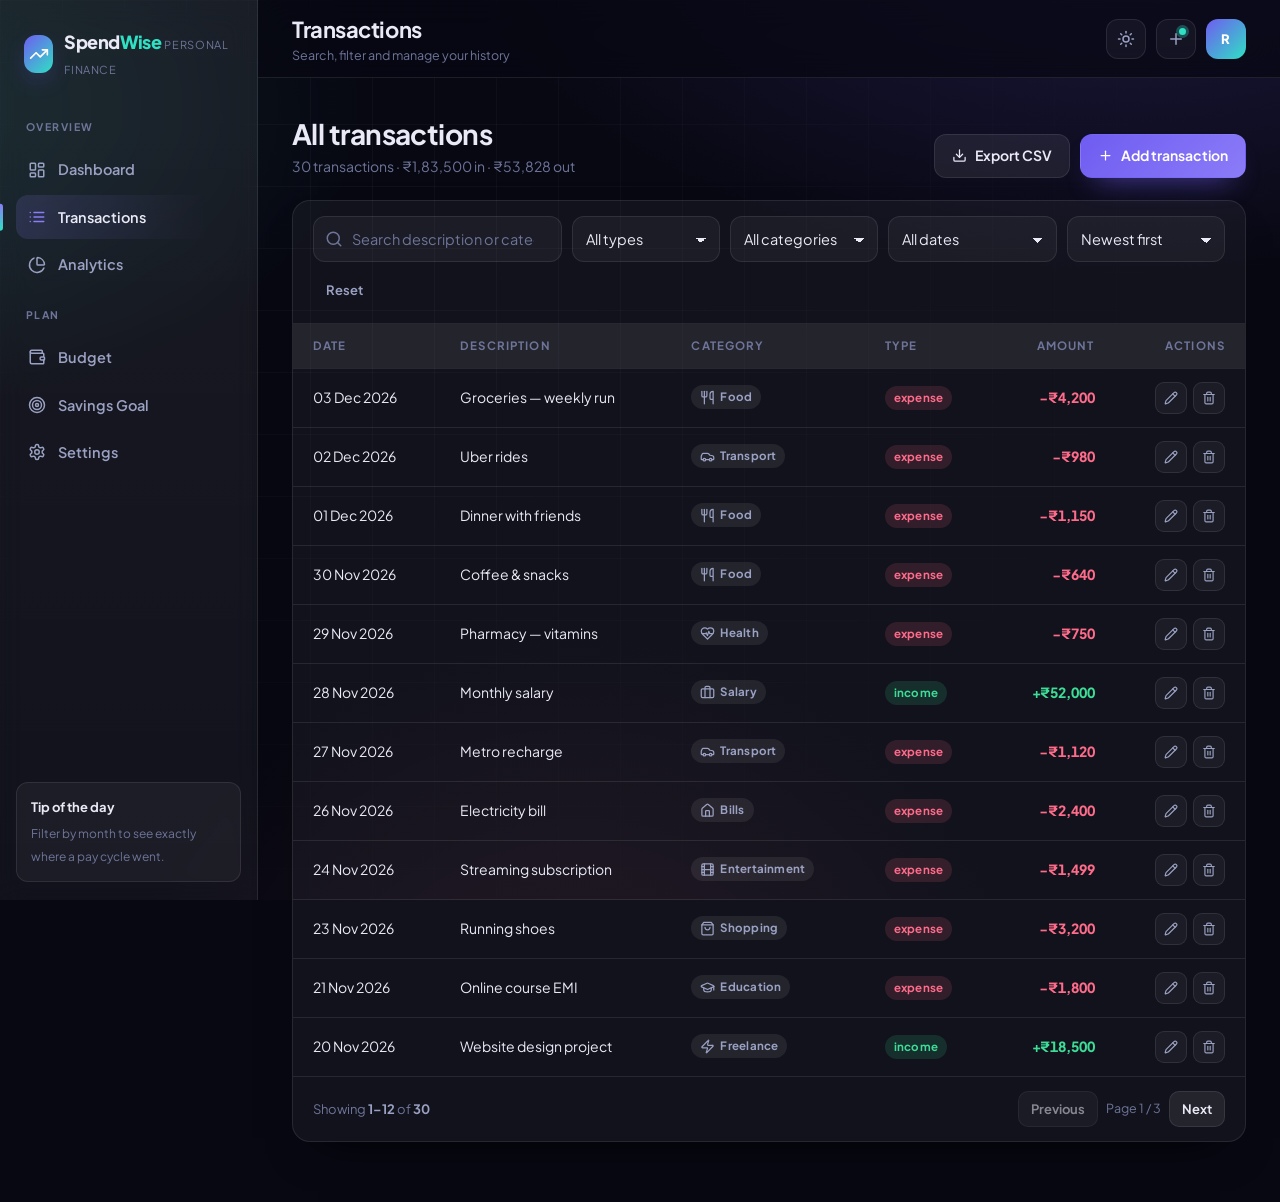
<file: transactions.html>
<!DOCTYPE html>
<html lang="en" data-theme="dark">
<head>
  <meta charset="UTF-8" />
  <meta name="viewport" content="width=device-width, initial-scale=1.0" />
  <title>Transactions · SpendWise</title>
  <meta name="description" content="Search, filter, sort and manage every transaction in SpendWise." />
  <link rel="preconnect" href="https://fonts.googleapis.com" />
  <link rel="preconnect" href="https://fonts.gstatic.com" crossorigin />
  <link href="https://fonts.googleapis.com/css2?family=Plus+Jakarta+Sans:wght@400;500;600;700;800&display=swap" rel="stylesheet" />
  <link rel="stylesheet" href="css/style.css" />
  <link rel="stylesheet" href="css/dashboard.css" />
  <link rel="stylesheet" href="css/responsive.css" />
  <link rel="icon" href="data:image/svg+xml,%3Csvg xmlns='http://www.w3.org/2000/svg' viewBox='0 0 24 24' fill='none' stroke='%232fe0c4' stroke-width='2.2' stroke-linecap='round'%3E%3Cpath d='M3 17l6-6 4 4 7-7'/%3E%3Cpath d='M14 8h6v6'/%3E%3C/svg%3E" />
</head>
<body>
  <div class="app">
    <div class="scrim" id="scrim"></div>

    <aside class="sidebar" id="sidebar" aria-label="Main navigation">
      <a class="brand" href="index.html">
        <span class="brand-mark"><svg class="icon" aria-hidden="true"><use href="#i-trending-up"></use></svg></span>
        <span>
          <span class="brand-name">Spend<span>Wise</span></span>
          <span class="brand-sub">Personal finance</span>
        </span>
      </a>

      <p class="nav-label">Overview</p>
      <nav class="nav">
        <a class="nav-link" href="index.html">
          <svg class="icon" aria-hidden="true"><use href="#i-layout-dashboard"></use></svg> Dashboard
        </a>
        <a class="nav-link" href="transactions.html" aria-current="page">
          <svg class="icon" aria-hidden="true"><use href="#i-list"></use></svg> Transactions
        </a>
        <a class="nav-link" href="analytics.html">
          <svg class="icon" aria-hidden="true"><use href="#i-chart-pie"></use></svg> Analytics
        </a>
      </nav>

      <p class="nav-label">Plan</p>
      <nav class="nav">
        <a class="nav-link" href="budget.html">
          <svg class="icon" aria-hidden="true"><use href="#i-wallet"></use></svg> Budget
        </a>
        <a class="nav-link" href="savings.html">
          <svg class="icon" aria-hidden="true"><use href="#i-target"></use></svg> Savings Goal
        </a>
        <a class="nav-link" href="settings.html">
          <svg class="icon" aria-hidden="true"><use href="#i-settings"></use></svg> Settings
        </a>
      </nav>

      <div class="sidebar-foot">
        <div class="sidebar-note">
          <strong>Tip of the day</strong>
          <span>Filter by month to see exactly where a pay cycle went.</span>
        </div>
      </div>
    </aside>

    <div class="shell">
      <header class="topbar">
        <button class="icon-btn menu-btn" id="menuBtn" type="button"
                aria-label="Open navigation" aria-expanded="false">
          <svg class="icon" aria-hidden="true"><use href="#i-menu"></use></svg>
        </button>
        <div class="topbar-title">
          <h1 id="pageTitle">Transactions</h1>
          <p id="pageSub">Search, filter and manage your history</p>
        </div>
        <div class="topbar-actions">
          <button class="icon-btn" id="themeToggle" type="button" data-tip="Switch theme" aria-label="Switch theme">
            <svg class="icon" aria-hidden="true"><use href="#i-sun"></use></svg>
          </button>
          <button class="icon-btn" type="button" data-add-txn data-tip="Add transaction" aria-label="Add transaction">
            <svg class="icon" aria-hidden="true"><use href="#i-plus"></use></svg>
            <span class="dot"></span>
          </button>
          <span class="avatar" id="userAvatar" aria-hidden="true">U</span>
        </div>
      </header>

      <main class="main">
        <div class="page">

          <section class="page-intro reveal">
            <div>
              <h2>All transactions</h2>
              <p id="txnCountLine">Everything you have recorded, in one place.</p>
            </div>
            <div class="actions">
              <button class="btn" type="button" data-export-csv>
                <svg class="icon icon-sm" aria-hidden="true"><use href="#i-download"></use></svg> Export CSV
              </button>
              <button class="btn btn-primary" type="button" data-add-txn>
                <svg class="icon icon-sm" aria-hidden="true"><use href="#i-plus"></use></svg> Add transaction
              </button>
            </div>
          </section>

          <section class="card reveal">
            <div class="toolbar">
              <div class="search-box">
                <svg class="icon" aria-hidden="true"><use href="#i-search"></use></svg>
                <label class="sr-only" for="searchInput">Search transactions</label>
                <input class="input" id="searchInput" type="search"
                       placeholder="Search description or category…" />
              </div>

              <label class="sr-only" for="typeFilter">Filter by type</label>
              <select class="select" id="typeFilter">
                <option value="all">All types</option>
                <option value="income">Income</option>
                <option value="expense">Expense</option>
              </select>

              <label class="sr-only" for="categoryFilter">Filter by category</label>
              <select class="select" id="categoryFilter">
                <option value="all">All categories</option>
              </select>

              <label class="sr-only" for="monthFilter">Filter by month</label>
              <select class="select" id="monthFilter">
                <option value="all">All dates</option>
              </select>

              <label class="sr-only" for="sortSelect">Sort transactions</label>
              <select class="select" id="sortSelect">
                <option value="newest">Newest first</option>
                <option value="oldest">Oldest first</option>
                <option value="high">Highest amount</option>
                <option value="low">Lowest amount</option>
              </select>

              <button class="btn btn-ghost btn-sm" id="resetFilters" type="button">Reset</button>
            </div>

            <div class="table-wrap">
              <table class="data" id="txnTable">
                <caption class="sr-only">Transaction history with date, description, category, type and amount</caption>
                <thead>
                  <tr>
                    <th scope="col">Date</th>
                    <th scope="col">Description</th>
                    <th scope="col">Category</th>
                    <th scope="col">Type</th>
                    <th scope="col" class="amount">Amount</th>
                    <th scope="col" class="amount">Actions</th>
                  </tr>
                </thead>
                <tbody id="txnBody"></tbody>
              </table>
            </div>

            <div id="txnEmpty"></div>

            <div class="table-foot" id="txnFoot"></div>
          </section>

        </div>
      </main>
    </div>
  </div>

  <script src="js/icons.js"></script>
  <script src="js/storage.js"></script>
  <script src="js/app.js"></script>
  <script src="js/transactions.js"></script>
</body>
</html>
</file>
<file: css/style.css>
/* ==========================================================================
   SpendWise — core theme, layout and shared components
   ========================================================================== */

:root {
  --font: "Plus Jakarta Sans", "Segoe UI", system-ui, -apple-system, sans-serif;
  --radius: 18px;
  --radius-sm: 12px;
  --radius-xs: 9px;
  --sidebar-w: 258px;
  --topbar-h: 70px;
  --ease: cubic-bezier(0.22, 0.8, 0.36, 1);
  --speed: 0.28s;
}

[data-theme="dark"] {
  --bg: #070812;
  --bg-tint-a: rgba(124, 92, 246, 0.22);
  --bg-tint-b: rgba(47, 224, 196, 0.12);
  --bg-tint-c: rgba(255, 107, 138, 0.08);
  --grid-line: rgba(255, 255, 255, 0.035);
  --surface: rgba(255, 255, 255, 0.045);
  --surface-2: rgba(255, 255, 255, 0.075);
  --surface-3: rgba(255, 255, 255, 0.11);
  --border: rgba(255, 255, 255, 0.09);
  --border-strong: rgba(255, 255, 255, 0.18);
  --text: #e9eaf6;
  --text-dim: #9aa1c2;
  --text-faint: #6e7599;
  --accent: #8b7cf8;
  --accent-strong: #6f5cf1;
  --accent-soft: rgba(139, 124, 248, 0.16);
  --teal: #2fe0c4;
  --teal-soft: rgba(47, 224, 196, 0.14);
  --income: #3ddc97;
  --income-soft: rgba(61, 220, 151, 0.14);
  --expense: #ff6b8a;
  --expense-soft: rgba(255, 107, 138, 0.14);
  --warn: #ffb454;
  --warn-soft: rgba(255, 180, 84, 0.15);
  --shadow: 0 22px 44px -26px rgba(0, 0, 0, 0.9);
  --shadow-lg: 0 34px 70px -30px rgba(0, 0, 0, 0.95);
  --scrim: rgba(4, 5, 12, 0.72);
}

[data-theme="light"] {
  --bg: #f3f4fb;
  --bg-tint-a: rgba(109, 92, 240, 0.16);
  --bg-tint-b: rgba(23, 178, 156, 0.14);
  --bg-tint-c: rgba(233, 84, 118, 0.08);
  --grid-line: rgba(23, 26, 60, 0.045);
  --surface: rgba(255, 255, 255, 0.86);
  --surface-2: rgba(255, 255, 255, 0.96);
  --surface-3: #ffffff;
  --border: rgba(24, 28, 66, 0.1);
  --border-strong: rgba(24, 28, 66, 0.2);
  --text: #171a34;
  --text-dim: #5b6084;
  --text-faint: #868cad;
  --accent: #6d5cf0;
  --accent-strong: #5a48e0;
  --accent-soft: rgba(109, 92, 240, 0.12);
  --teal: #0ea88f;
  --teal-soft: rgba(14, 168, 143, 0.13);
  --income: #12a06e;
  --income-soft: rgba(18, 160, 110, 0.13);
  --expense: #e0455f;
  --expense-soft: rgba(224, 69, 95, 0.12);
  --warn: #c97a12;
  --warn-soft: rgba(201, 122, 18, 0.14);
  --shadow: 0 18px 36px -24px rgba(30, 34, 80, 0.4);
  --shadow-lg: 0 30px 60px -30px rgba(30, 34, 80, 0.45);
  --scrim: rgba(20, 22, 48, 0.42);
}

/* --------------------------------------------------------------- base --- */

*,
*::before,
*::after {
  box-sizing: border-box;
}

html {
  -webkit-text-size-adjust: 100%;
}

body {
  margin: 0;
  min-height: 100vh;
  font-family: var(--font);
  font-size: 15px;
  line-height: 1.55;
  color: var(--text);
  background-color: var(--bg);
  background-image:
    radial-gradient(1100px 620px at 88% -12%, var(--bg-tint-a), transparent 62%),
    radial-gradient(900px 520px at -12% 12%, var(--bg-tint-b), transparent 58%),
    radial-gradient(760px 700px at 45% 118%, var(--bg-tint-c), transparent 62%);
  background-attachment: fixed;
  -webkit-font-smoothing: antialiased;
}

body::before {
  content: "";
  position: fixed;
  inset: 0;
  pointer-events: none;
  z-index: 0;
  background-image:
    linear-gradient(var(--grid-line) 1px, transparent 1px),
    linear-gradient(90deg, var(--grid-line) 1px, transparent 1px);
  background-size: 62px 62px;
  mask-image: radial-gradient(circle at 30% 20%, #000 0%, transparent 78%);
}

img,
svg {
  display: block;
  max-width: 100%;
}

button,
input,
select,
textarea {
  font: inherit;
  color: inherit;
}

a {
  color: inherit;
  text-decoration: none;
}

h1, h2, h3, h4 {
  margin: 0;
  font-weight: 700;
  letter-spacing: -0.02em;
}

p {
  margin: 0;
}

ul {
  margin: 0;
  padding: 0;
  list-style: none;
}

:focus-visible {
  outline: 2px solid var(--accent);
  outline-offset: 2px;
  border-radius: 6px;
}

.sr-only {
  position: absolute;
  width: 1px;
  height: 1px;
  padding: 0;
  margin: -1px;
  overflow: hidden;
  clip: rect(0 0 0 0);
  white-space: nowrap;
  border: 0;
}

.icon {
  width: 18px;
  height: 18px;
  flex: none;
}

.icon-sm { width: 15px; height: 15px; }
.icon-lg { width: 22px; height: 22px; }

.num {
  font-variant-numeric: tabular-nums;
  letter-spacing: -0.01em;
}

/* -------------------------------------------------------------- shell --- */

.app {
  position: relative;
  z-index: 1;
  display: grid;
  grid-template-columns: var(--sidebar-w) minmax(0, 1fr);
  min-height: 100vh;
}

.sidebar {
  position: sticky;
  top: 0;
  height: 100vh;
  display: flex;
  flex-direction: column;
  gap: 6px;
  padding: 22px 16px 18px;
  background: linear-gradient(180deg, var(--surface-2), var(--surface));
  border-right: 1px solid var(--border);
  backdrop-filter: blur(14px);
  transition: transform var(--speed) var(--ease);
}

.brand {
  display: flex;
  align-items: center;
  gap: 11px;
  padding: 6px 8px 20px;
}

.brand-mark {
  display: grid;
  place-items: center;
  width: 38px;
  height: 38px;
  border-radius: 12px;
  color: #fff;
  background: linear-gradient(135deg, var(--accent-strong), var(--teal));
  box-shadow: 0 10px 24px -10px var(--accent-strong);
}

.brand-mark .icon { width: 20px; height: 20px; }

.brand-name {
  font-size: 18px;
  font-weight: 800;
  letter-spacing: -0.03em;
}

.brand-name span { color: var(--teal); }

.brand-sub {
  font-size: 11px;
  color: var(--text-faint);
  letter-spacing: 0.06em;
  text-transform: uppercase;
}

.nav-label {
  padding: 14px 10px 6px;
  font-size: 10.5px;
  font-weight: 700;
  letter-spacing: 0.14em;
  text-transform: uppercase;
  color: var(--text-faint);
}

.nav {
  display: flex;
  flex-direction: column;
  gap: 3px;
}

.nav-link {
  position: relative;
  display: flex;
  align-items: center;
  gap: 12px;
  padding: 11px 12px;
  border-radius: var(--radius-sm);
  color: var(--text-dim);
  font-size: 14.5px;
  font-weight: 600;
  transition: background var(--speed) var(--ease), color var(--speed) var(--ease),
    transform var(--speed) var(--ease);
}

.nav-link:hover {
  background: var(--surface-2);
  color: var(--text);
  transform: translateX(3px);
}

.nav-link[aria-current="page"] {
  color: var(--text);
  background: linear-gradient(90deg, var(--accent-soft), transparent 85%);
}

.nav-link[aria-current="page"]::before {
  content: "";
  position: absolute;
  left: -16px;
  top: 50%;
  translate: 0 -50%;
  width: 3px;
  height: 60%;
  border-radius: 0 4px 4px 0;
  background: linear-gradient(180deg, var(--accent), var(--teal));
}

.nav-link[aria-current="page"] .icon {
  color: var(--accent);
}

.sidebar-foot {
  margin-top: auto;
  padding-top: 16px;
}

.sidebar-note {
  padding: 14px;
  border-radius: var(--radius-sm);
  border: 1px solid var(--border);
  background: var(--surface);
}

.sidebar-note strong {
  display: block;
  font-size: 13px;
  margin-bottom: 3px;
}

.sidebar-note span {
  font-size: 12px;
  color: var(--text-faint);
}

/* ------------------------------------------------------------ topbar ---- */

.topbar {
  position: sticky;
  top: 0;
  z-index: 30;
  display: flex;
  align-items: center;
  gap: 16px;
  min-height: var(--topbar-h);
  padding: 12px clamp(16px, 3vw, 34px);
  background: color-mix(in srgb, var(--bg) 72%, transparent);
  border-bottom: 1px solid var(--border);
  backdrop-filter: blur(16px);
}

.topbar-title h1 {
  font-size: clamp(18px, 2.2vw, 22px);
}

.topbar-title p {
  font-size: 12.5px;
  color: var(--text-faint);
}

.topbar-actions {
  display: flex;
  align-items: center;
  gap: 10px;
  margin-left: auto;
}

.icon-btn {
  position: relative;
  display: grid;
  place-items: center;
  width: 40px;
  height: 40px;
  border: 1px solid var(--border);
  border-radius: 12px;
  background: var(--surface);
  color: var(--text-dim);
  cursor: pointer;
  transition: all var(--speed) var(--ease);
}

.icon-btn:hover {
  background: var(--surface-2);
  color: var(--text);
  border-color: var(--border-strong);
  transform: translateY(-2px);
}

.icon-btn .dot {
  position: absolute;
  top: 8px;
  right: 9px;
  width: 7px;
  height: 7px;
  border-radius: 50%;
  background: var(--teal);
  box-shadow: 0 0 0 3px color-mix(in srgb, var(--teal) 30%, transparent);
}

.avatar {
  display: grid;
  place-items: center;
  width: 40px;
  height: 40px;
  border-radius: 12px;
  font-size: 13px;
  font-weight: 800;
  color: #fff;
  background: linear-gradient(135deg, var(--accent-strong), var(--teal));
  letter-spacing: 0.02em;
}

.menu-btn { display: none; }

/* tooltip for icon-only controls */
[data-tip] { position: relative; }

[data-tip]::after {
  content: attr(data-tip);
  position: absolute;
  top: calc(100% + 9px);
  left: 50%;
  translate: -50% 4px;
  padding: 5px 9px;
  border-radius: 7px;
  background: #101226;
  color: #eef;
  font-size: 11.5px;
  font-weight: 600;
  white-space: nowrap;
  display: none;
  pointer-events: none;
  z-index: 60;
}

[data-tip]:hover::after,
[data-tip]:focus-visible::after {
  display: block;
  animation: tip-in 0.18s var(--ease) both;
}

@keyframes tip-in {
  from { opacity: 0; translate: -50% 4px; }
  to { opacity: 1; translate: -50% 0; }
}

/* ------------------------------------------------------------- main ----- */

.shell {
  display: flex;
  flex-direction: column;
  min-width: 0;
}

.main {
  min-width: 0;
  flex: 1;
  padding: clamp(20px, 3vw, 34px);
  padding-bottom: 60px;
}

.page {
  display: flex;
  flex-direction: column;
  gap: 22px;
  max-width: 1360px;
  margin: 0 auto;
}

.reveal {
  animation: rise 0.55s var(--ease) both;
}

.reveal:nth-child(2) { animation-delay: 0.06s; }
.reveal:nth-child(3) { animation-delay: 0.12s; }
.reveal:nth-child(4) { animation-delay: 0.18s; }
.reveal:nth-child(5) { animation-delay: 0.24s; }
.reveal:nth-child(6) { animation-delay: 0.3s; }

@keyframes rise {
  from { opacity: 0; transform: translateY(16px); }
  to { opacity: 1; transform: none; }
}

/* ------------------------------------------------------------ cards ----- */

.card {
  position: relative;
  border: 1px solid var(--border);
  border-radius: var(--radius);
  background: var(--surface);
  box-shadow: var(--shadow);
  overflow: hidden;
}

.card-pad { padding: clamp(16px, 2vw, 22px); }

.card-head {
  display: flex;
  align-items: center;
  gap: 12px;
  padding: 18px clamp(16px, 2vw, 22px) 0;
}

.card-head h2 {
  font-size: 16px;
}

.card-head .sub {
  font-size: 12.5px;
  color: var(--text-faint);
}

.card-head .spacer { margin-left: auto; }

.section-title {
  display: flex;
  align-items: baseline;
  gap: 12px;
  flex-wrap: wrap;
}

.section-title h2 { font-size: 19px; }

.section-title p {
  font-size: 13px;
  color: var(--text-faint);
}

/* ----------------------------------------------------------- buttons ---- */

.btn {
  display: inline-flex;
  align-items: center;
  justify-content: center;
  gap: 8px;
  padding: 10px 17px;
  border: 1px solid var(--border);
  border-radius: var(--radius-sm);
  background: var(--surface-2);
  color: var(--text);
  font-size: 14px;
  font-weight: 650;
  cursor: pointer;
  white-space: nowrap;
  transition: transform var(--speed) var(--ease), box-shadow var(--speed) var(--ease),
    background var(--speed) var(--ease), border-color var(--speed) var(--ease);
}

.btn:hover {
  transform: translateY(-2px);
  background: var(--surface-3);
  border-color: var(--border-strong);
}

.btn:active { transform: translateY(0); }

.btn-primary {
  border-color: transparent;
  color: #fff;
  background: linear-gradient(135deg, var(--accent-strong), var(--accent));
  box-shadow: 0 14px 28px -16px var(--accent-strong);
}

.btn-primary:hover {
  background: linear-gradient(135deg, var(--accent), var(--accent-strong));
  box-shadow: 0 18px 32px -14px var(--accent-strong);
}

.btn-ghost {
  background: transparent;
  border-color: transparent;
  color: var(--text-dim);
}

.btn-ghost:hover {
  background: var(--surface-2);
  border-color: var(--border);
  color: var(--text);
}

.btn-danger {
  color: var(--expense);
  border-color: color-mix(in srgb, var(--expense) 40%, transparent);
  background: var(--expense-soft);
}

.btn-danger:hover {
  background: color-mix(in srgb, var(--expense) 22%, transparent);
  border-color: var(--expense);
}

.btn-sm { padding: 7px 12px; font-size: 13px; border-radius: 10px; }

.btn-block { width: 100%; }

.btn[disabled] {
  opacity: 0.55;
  cursor: not-allowed;
  transform: none;
}

/* ------------------------------------------------------------ forms ----- */

.field {
  display: flex;
  flex-direction: column;
  gap: 6px;
  min-width: 0;
}

.field label {
  font-size: 12.5px;
  font-weight: 650;
  color: var(--text-dim);
  letter-spacing: 0.01em;
}

.input,
.select,
.textarea {
  width: 100%;
  padding: 11px 13px;
  border: 1px solid var(--border);
  border-radius: var(--radius-sm);
  background: var(--surface);
  color: var(--text);
  font-size: 14.5px;
  transition: border-color var(--speed) var(--ease), box-shadow var(--speed) var(--ease),
    background var(--speed) var(--ease);
}

.input::placeholder,
.textarea::placeholder { color: var(--text-faint); }

.input:hover,
.select:hover,
.textarea:hover { border-color: var(--border-strong); }

.input:focus,
.select:focus,
.textarea:focus {
  outline: none;
  border-color: var(--accent);
  background: var(--surface-2);
  box-shadow: 0 0 0 3px var(--accent-soft);
}

.textarea { resize: vertical; min-height: 82px; }

.select {
  appearance: none;
  padding-right: 34px;
  background-image: linear-gradient(45deg, transparent 50%, currentColor 50%),
    linear-gradient(135deg, currentColor 50%, transparent 50%);
  background-position: calc(100% - 18px) calc(50% + 2px), calc(100% - 13px) calc(50% + 2px);
  background-size: 5px 5px, 5px 5px;
  background-repeat: no-repeat;
  cursor: pointer;
}

.option-hint {
  font-size: 12px;
  color: var(--text-faint);
}

.error-text {
  font-size: 12px;
  color: var(--expense);
  min-height: 15px;
}

.form-grid {
  display: grid;
  grid-template-columns: repeat(2, minmax(0, 1fr));
  gap: 15px;
}

.form-grid .span-2 { grid-column: 1 / -1; }

/* segmented control (type toggle, theme picker) */

.segmented {
  display: grid;
  grid-auto-flow: column;
  grid-auto-columns: 1fr;
  gap: 4px;
  padding: 4px;
  border: 1px solid var(--border);
  border-radius: var(--radius-sm);
  background: var(--surface);
}

.segmented button {
  display: flex;
  align-items: center;
  justify-content: center;
  gap: 7px;
  padding: 9px 12px;
  border: 0;
  border-radius: 9px;
  background: transparent;
  color: var(--text-dim);
  font-size: 13.5px;
  font-weight: 650;
  cursor: pointer;
  transition: all var(--speed) var(--ease);
}

.segmented button:hover { color: var(--text); background: var(--surface-2); }

.segmented button[aria-pressed="true"] {
  color: var(--text);
  background: var(--surface-3);
  box-shadow: 0 4px 14px -8px rgba(0, 0, 0, 0.6);
}

.segmented button[aria-pressed="true"][data-value="income"] { color: var(--income); background: var(--income-soft); }
.segmented button[aria-pressed="true"][data-value="expense"] { color: var(--expense); background: var(--expense-soft); }

/* ------------------------------------------------------- badges/tags ---- */

.badge {
  display: inline-flex;
  align-items: center;
  gap: 5px;
  padding: 3px 9px;
  border-radius: 999px;
  font-size: 11.5px;
  font-weight: 700;
  letter-spacing: 0.02em;
  white-space: nowrap;
}

.badge-income { color: var(--income); background: var(--income-soft); }
.badge-expense { color: var(--expense); background: var(--expense-soft); }
.badge-neutral { color: var(--text-dim); background: var(--surface-2); }
.badge-warn { color: var(--warn); background: var(--warn-soft); }
.badge-teal { color: var(--teal); background: var(--teal-soft); }

.chip {
  display: inline-flex;
  align-items: center;
  gap: 7px;
  padding: 5px 11px;
  border-radius: 999px;
  border: 1px solid var(--border);
  background: var(--surface-2);
  font-size: 12.5px;
  font-weight: 650;
  color: var(--text-dim);
  cursor: pointer;
  transition: all var(--speed) var(--ease);
}

.chip:hover { border-color: var(--border-strong); color: var(--text); }

.chip[aria-pressed="true"] {
  background: var(--accent-soft);
  border-color: color-mix(in srgb, var(--accent) 55%, transparent);
  color: var(--accent);
}

/* --------------------------------------------------------- progress ----- */

.progress {
  position: relative;
  height: 10px;
  border-radius: 999px;
  background: var(--surface-3);
  overflow: hidden;
}

.progress-bar {
  height: 100%;
  width: 0;
  border-radius: inherit;
  background: linear-gradient(90deg, var(--accent), var(--teal));
  transition: width 0.9s var(--ease);
}

.progress-bar.is-income { background: linear-gradient(90deg, var(--income), var(--teal)); }
.progress-bar.is-warn { background: linear-gradient(90deg, var(--warn), #ff8a5c); }
.progress-bar.is-over { background: linear-gradient(90deg, var(--expense), #ff4d6d); }

/* ----------------------------------------------------------- modal ------ */

.modal-root {
  position: fixed;
  inset: 0;
  z-index: 90;
  display: none;
  align-items: center;
  justify-content: center;
  padding: 20px;
  background: var(--scrim);
  backdrop-filter: blur(6px);
}

.modal-root.is-open { display: flex; }

.modal {
  width: min(560px, 100%);
  max-height: min(90vh, 780px);
  overflow-y: auto;
  border: 1px solid var(--border-strong);
  border-radius: var(--radius);
  background: var(--surface-2);
  box-shadow: var(--shadow-lg);
  animation: modal-in 0.32s var(--ease) both;
}

@keyframes modal-in {
  from { opacity: 0; transform: translateY(22px) scale(0.97); }
  to { opacity: 1; transform: none; }
}

.modal-head {
  display: flex;
  align-items: center;
  gap: 12px;
  padding: 20px 22px 0;
}

.modal-head h2 { font-size: 17px; }
.modal-head .icon-btn { margin-left: auto; width: 34px; height: 34px; }

.modal-body { padding: 18px 22px 4px; }

.modal-foot {
  display: flex;
  gap: 10px;
  justify-content: flex-end;
  padding: 16px 22px 22px;
}

/* ----------------------------------------------------------- toasts ----- */

.toast-stack {
  position: fixed;
  right: 20px;
  bottom: 20px;
  z-index: 120;
  display: flex;
  flex-direction: column;
  gap: 10px;
  width: min(340px, calc(100vw - 40px));
  pointer-events: none;
}

.toast {
  display: flex;
  align-items: flex-start;
  gap: 11px;
  padding: 13px 15px;
  border: 1px solid var(--border-strong);
  border-left: 3px solid var(--teal);
  border-radius: var(--radius-sm);
  background: var(--surface-2);
  box-shadow: var(--shadow-lg);
  animation: toast-in 0.4s var(--ease) both;
  pointer-events: auto;
}

.toast.is-out { animation: toast-out 0.3s var(--ease) both; }

.toast.error { border-left-color: var(--expense); }
.toast.warn { border-left-color: var(--warn); }

.toast .t-icon { color: var(--teal); margin-top: 1px; }
.toast.error .t-icon { color: var(--expense); }
.toast.warn .t-icon { color: var(--warn); }

.toast strong { display: block; font-size: 13.5px; }
.toast span { font-size: 12.5px; color: var(--text-faint); }

@keyframes toast-in {
  from { opacity: 0; transform: translateX(40px); }
  to { opacity: 1; transform: none; }
}

@keyframes toast-out {
  to { opacity: 0; transform: translateX(40px); }
}

/* -------------------------------------------------------- empty state --- */

.empty {
  display: flex;
  flex-direction: column;
  align-items: center;
  text-align: center;
  gap: 8px;
  padding: 46px 24px;
}

.empty-icon {
  display: grid;
  place-items: center;
  width: 62px;
  height: 62px;
  margin-bottom: 6px;
  border-radius: 20px;
  color: var(--accent);
  background: var(--accent-soft);
}

.empty-icon .icon { width: 26px; height: 26px; }

.empty h3 { font-size: 16.5px; }
.empty p { font-size: 13.5px; color: var(--text-faint); max-width: 380px; }
.empty .btn { margin-top: 10px; }

/* ------------------------------------------------------ misc helpers ---- */

.stack { display: flex; flex-direction: column; gap: 14px; }
.row { display: flex; align-items: center; gap: 10px; }
.wrap { flex-wrap: wrap; }
.muted { color: var(--text-faint); }
.dim { color: var(--text-dim); }
.text-income { color: var(--income); }
.text-expense { color: var(--expense); }
.text-warn { color: var(--warn); }
.text-teal { color: var(--teal); }
.right { margin-left: auto; }
.small { font-size: 12.5px; }

.skeleton {
  border-radius: var(--radius-sm);
  background: linear-gradient(90deg, var(--surface-2), var(--surface-3), var(--surface-2));
  background-size: 200% 100%;
  animation: shimmer 1.4s linear infinite;
}

@keyframes shimmer {
  to { background-position: -200% 0; }
}

.scrim {
  position: fixed;
  inset: 0;
  z-index: 40;
  background: var(--scrim);
  opacity: 0;
  visibility: hidden;
  transition: opacity var(--speed) var(--ease), visibility var(--speed);
}

.scrim.is-open { opacity: 1; visibility: visible; }

@media (prefers-reduced-motion: reduce) {
  *,
  *::before,
  *::after {
    animation-duration: 0.01ms !important;
    animation-iteration-count: 1 !important;
    transition-duration: 0.01ms !important;
  }
}
</file>
<file: css/dashboard.css>
/* ==========================================================================
   SpendWise — page level blocks (stats, lists, charts, budget, insights)
   ========================================================================== */

/* ------------------------------------------------------ dashboard head --- */

.page-intro {
  display: flex;
  align-items: flex-end;
  gap: 16px;
  flex-wrap: wrap;
}

.page-intro h2 {
  font-size: clamp(22px, 3vw, 28px);
}

.page-intro p {
  color: var(--text-faint);
  font-size: 14px;
}

.page-intro .actions {
  display: flex;
  gap: 10px;
  margin-left: auto;
  flex-wrap: wrap;
}

/* --------------------------------------------------------- stat grid ---- */

.stat-grid {
  display: grid;
  grid-template-columns: repeat(4, minmax(0, 1fr));
  gap: 16px;
}

.stat-grid.two { grid-template-columns: repeat(3, minmax(0, 1fr)); }

.stat-card {
  position: relative;
  display: flex;
  flex-direction: column;
  gap: 14px;
  padding: 18px;
  border: 1px solid var(--border);
  border-radius: var(--radius);
  background: var(--surface);
  box-shadow: var(--shadow);
  overflow: hidden;
  transition: transform var(--speed) var(--ease), border-color var(--speed) var(--ease),
    box-shadow var(--speed) var(--ease);
}

.stat-card::after {
  content: "";
  position: absolute;
  inset: auto -30% -60% auto;
  width: 160px;
  height: 160px;
  border-radius: 50%;
  background: var(--glow, var(--accent-soft));
  filter: blur(34px);
  opacity: 0.75;
  pointer-events: none;
  transition: opacity var(--speed) var(--ease);
}

.stat-card:hover {
  transform: translateY(-4px);
  border-color: var(--border-strong);
  box-shadow: var(--shadow-lg);
}

.stat-card:hover::after { opacity: 1; }

.stat-top {
  display: flex;
  align-items: center;
  gap: 10px;
}

.stat-icon {
  display: grid;
  place-items: center;
  width: 40px;
  height: 40px;
  border-radius: 13px;
  color: var(--tone, var(--accent));
  background: var(--tone-soft, var(--accent-soft));
}

.stat-label {
  font-size: 12.5px;
  font-weight: 650;
  color: var(--text-dim);
  letter-spacing: 0.02em;
}

.stat-value {
  position: relative;
  z-index: 1;
  font-size: clamp(21px, 2.4vw, 27px);
  font-weight: 800;
  letter-spacing: -0.03em;
  line-height: 1.15;
  word-break: break-word;
}

.stat-meta {
  position: relative;
  z-index: 1;
  display: flex;
  align-items: center;
  gap: 6px;
  font-size: 12.5px;
  color: var(--text-faint);
}

.stat-meta .icon { width: 14px; height: 14px; }

.stat-meta.up { color: var(--income); }
.stat-meta.down { color: var(--expense); }

.tone-accent { --tone: var(--accent); --tone-soft: var(--accent-soft); --glow: var(--accent-soft); }
.tone-income { --tone: var(--income); --tone-soft: var(--income-soft); --glow: var(--income-soft); }
.tone-expense { --tone: var(--expense); --tone-soft: var(--expense-soft); --glow: var(--expense-soft); }
.tone-teal { --tone: var(--teal); --tone-soft: var(--teal-soft); --glow: var(--teal-soft); }
.tone-warn { --tone: var(--warn); --tone-soft: var(--warn-soft); --glow: var(--warn-soft); }

/* ------------------------------------------------------ content grid ---- */

.grid-2 {
  display: grid;
  grid-template-columns: minmax(0, 1.55fr) minmax(0, 1fr);
  gap: 18px;
  align-items: start;
}

.grid-even {
  display: grid;
  grid-template-columns: repeat(2, minmax(0, 1fr));
  gap: 18px;
  align-items: start;
}

/* --------------------------------------------------- transaction list --- */

.txn-list { display: flex; flex-direction: column; }

.txn-row {
  display: grid;
  grid-template-columns: 42px minmax(0, 1fr) auto auto;
  align-items: center;
  gap: 14px;
  padding: 13px clamp(16px, 2vw, 22px);
  border-top: 1px solid var(--border);
  transition: background var(--speed) var(--ease);
}

.txn-row:first-child { border-top: 0; }

.txn-row:hover { background: var(--surface-2); }

.txn-icon {
  display: grid;
  place-items: center;
  width: 42px;
  height: 42px;
  border-radius: 13px;
  color: var(--tone, var(--accent));
  background: var(--tone-soft, var(--accent-soft));
}

.txn-main { min-width: 0; }

.txn-desc {
  font-size: 14.5px;
  font-weight: 650;
  overflow: hidden;
  text-overflow: ellipsis;
  white-space: nowrap;
}

.txn-sub {
  display: flex;
  align-items: center;
  gap: 8px;
  flex-wrap: wrap;
  font-size: 12.5px;
  color: var(--text-faint);
}

.txn-amount {
  font-size: 15px;
  font-weight: 800;
  text-align: right;
  white-space: nowrap;
}

.txn-actions {
  display: flex;
  gap: 6px;
  opacity: 0;
  transition: opacity var(--speed) var(--ease);
}

.txn-row:hover .txn-actions,
.txn-row:focus-within .txn-actions { opacity: 1; }

.txn-actions .icon-btn {
  width: 34px;
  height: 34px;
  border-radius: 10px;
}

.txn-actions .icon-btn .icon { width: 15px; height: 15px; }

.txn-actions .danger:hover {
  color: var(--expense);
  border-color: color-mix(in srgb, var(--expense) 50%, transparent);
  background: var(--expense-soft);
}

/* --------------------------------------------------------- insights ----- */

.insight-list {
  display: flex;
  flex-direction: column;
  gap: 10px;
  padding: 16px clamp(16px, 2vw, 22px) 20px;
}

.insight {
  display: flex;
  gap: 12px;
  padding: 13px 14px;
  border: 1px solid var(--border);
  border-radius: var(--radius-sm);
  background: var(--surface);
  transition: transform var(--speed) var(--ease), border-color var(--speed) var(--ease);
}

.insight:hover { transform: translateX(4px); border-color: var(--border-strong); }

.insight-i {
  display: grid;
  place-items: center;
  width: 34px;
  height: 34px;
  flex: none;
  border-radius: 11px;
  color: var(--tone, var(--accent));
  background: var(--tone-soft, var(--accent-soft));
}

.insight-body strong {
  display: block;
  font-size: 13.5px;
  line-height: 1.45;
}

.insight-body span {
  font-size: 12.5px;
  color: var(--text-faint);
}

/* -------------------------------------------------------- budget bits --- */

.budget-hero {
  display: grid;
  grid-template-columns: minmax(0, 1fr) auto;
  gap: 18px;
  align-items: center;
}

.budget-amount {
  font-size: clamp(26px, 4vw, 38px);
  font-weight: 800;
  letter-spacing: -0.035em;
  line-height: 1.1;
}

.budget-legend {
  display: flex;
  gap: 16px;
  flex-wrap: wrap;
  font-size: 12.5px;
  color: var(--text-faint);
}

.budget-legend b { color: var(--text); font-weight: 700; }

.legend-dot {
  display: inline-block;
  width: 8px;
  height: 8px;
  border-radius: 50%;
  margin-right: 6px;
  vertical-align: middle;
  background: var(--accent);
}

.legend-dot.spent { background: var(--teal); }
.legend-dot.over { background: var(--expense); }

.alert {
  display: flex;
  align-items: flex-start;
  gap: 11px;
  padding: 13px 15px;
  border: 1px solid color-mix(in srgb, var(--warn) 35%, transparent);
  border-radius: var(--radius-sm);
  background: var(--warn-soft);
}

.alert.danger {
  border-color: color-mix(in srgb, var(--expense) 40%, transparent);
  background: var(--expense-soft);
}

.alert.ok {
  border-color: color-mix(in srgb, var(--income) 35%, transparent);
  background: var(--income-soft);
}

.alert .icon { color: var(--warn); margin-top: 2px; }
.alert.danger .icon { color: var(--expense); }
.alert.ok .icon { color: var(--income); }

.alert strong { display: block; font-size: 13.5px; }
.alert span { font-size: 12.5px; color: var(--text-dim); }

.cat-budget {
  display: flex;
  flex-direction: column;
  gap: 9px;
  padding: 15px 0;
  border-top: 1px solid var(--border);
}

.cat-budget:first-child { border-top: 0; padding-top: 2px; }

.cat-budget-top {
  display: flex;
  align-items: center;
  gap: 10px;
  font-size: 14px;
}

.cat-budget-top b { font-weight: 700; }
.cat-budget-top .amt { margin-left: auto; font-weight: 700; }
.cat-budget-top .pct { width: 44px; text-align: right; font-size: 12.5px; color: var(--text-faint); }

/* ------------------------------------------------------- savings goal --- */

.goal-ring {
  position: relative;
  width: 176px;
  height: 176px;
  flex: none;
}

.goal-ring svg { width: 100%; height: 100%; transform: rotate(-90deg); }

.goal-ring .track { stroke: var(--surface-3); }

.goal-ring .fill {
  stroke: url(#goalGrad);
  stroke-linecap: round;
  transition: stroke-dashoffset 1.1s var(--ease);
}

.goal-ring-center {
  position: absolute;
  inset: 0;
  display: grid;
  place-content: center;
  text-align: center;
}

.goal-ring-center b {
  font-size: 30px;
  font-weight: 800;
  letter-spacing: -0.04em;
  line-height: 1;
}

.goal-ring-center span {
  font-size: 11.5px;
  color: var(--text-faint);
  text-transform: uppercase;
  letter-spacing: 0.1em;
  margin-top: 5px;
}

.goal-layout {
  display: flex;
  gap: 26px;
  align-items: center;
  flex-wrap: wrap;
}

.goal-facts {
  display: grid;
  grid-template-columns: repeat(2, minmax(0, 1fr));
  gap: 12px;
  flex: 1;
  min-width: 240px;
}

.fact {
  padding: 13px 15px;
  border: 1px solid var(--border);
  border-radius: var(--radius-sm);
  background: var(--surface);
}

.fact span {
  display: block;
  font-size: 11.5px;
  color: var(--text-faint);
  text-transform: uppercase;
  letter-spacing: 0.08em;
}

.fact b {
  display: block;
  margin-top: 4px;
  font-size: 18px;
  font-weight: 800;
  letter-spacing: -0.02em;
}

/* ------------------------------------------------------- chart blocks --- */

.chart-box {
  position: relative;
  padding: 12px clamp(12px, 2vw, 20px) clamp(14px, 2vw, 20px);
}

.chart-box.tall { height: 330px; }
.chart-box.mid { height: 280px; }
.chart-box.short { height: 240px; }

.legend-row {
  display: flex;
  gap: 14px;
  flex-wrap: wrap;
  padding: 0 clamp(16px, 2vw, 22px) 16px;
  font-size: 12.5px;
  color: var(--text-dim);
}

/* ------------------------------------------------------- toolbar row ---- */

.toolbar {
  display: flex;
  align-items: center;
  gap: 10px;
  flex-wrap: wrap;
  padding: 15px clamp(16px, 2vw, 20px);
  border-bottom: 1px solid var(--border);
}

.search-box {
  position: relative;
  flex: 1;
  min-width: 210px;
}

.search-box .icon {
  position: absolute;
  left: 12px;
  top: 50%;
  translate: 0 -50%;
  color: var(--text-faint);
  pointer-events: none;
}

.search-box .input { padding-left: 38px; }

.toolbar .select { width: auto; min-width: 148px; }

.filter-count {
  font-size: 12.5px;
  color: var(--text-faint);
}

/* ----------------------------------------------------------- tables ----- */

.table-wrap { overflow-x: auto; }

table.data {
  width: 100%;
  border-collapse: collapse;
  font-size: 14px;
}

table.data th,
table.data td {
  padding: 13px clamp(14px, 2vw, 20px);
  text-align: left;
  border-top: 1px solid var(--border);
  vertical-align: middle;
}

table.data thead th {
  font-size: 11.5px;
  text-transform: uppercase;
  letter-spacing: 0.1em;
  color: var(--text-faint);
  background: var(--surface-2);
  border-top: 0;
  white-space: nowrap;
}

table.data tbody tr { transition: background var(--speed) var(--ease); }
table.data tbody tr:hover { background: var(--surface-2); }

table.data td.amount { text-align: right; font-weight: 750; white-space: nowrap; }
table.data th.amount { text-align: right; }
table.data td.actions { text-align: right; white-space: nowrap; }

.row-actions {
  display: inline-flex;
  gap: 6px;
  justify-content: flex-end;
}

.row-actions .icon-btn { width: 32px; height: 32px; border-radius: 9px; }
.row-actions .icon-btn .icon { width: 14px; height: 14px; }

.row-actions .danger:hover {
  color: var(--expense);
  border-color: color-mix(in srgb, var(--expense) 50%, transparent);
  background: var(--expense-soft);
}

.table-foot {
  display: flex;
  align-items: center;
  gap: 12px;
  flex-wrap: wrap;
  padding: 14px clamp(16px, 2vw, 20px);
  border-top: 1px solid var(--border);
  font-size: 13px;
  color: var(--text-faint);
}

/* --------------------------------------------------------- settings ----- */

.setting-row {
  display: flex;
  align-items: center;
  gap: 18px;
  flex-wrap: wrap;
  padding: 18px 0;
  border-top: 1px solid var(--border);
}

.setting-row:first-child { border-top: 0; padding-top: 4px; }

.setting-copy { flex: 1; min-width: 220px; }
.setting-copy strong { display: block; font-size: 14.5px; }
.setting-copy span { font-size: 13px; color: var(--text-faint); }
.setting-control { display: flex; gap: 10px; flex-wrap: wrap; }

.danger-zone {
  border-color: color-mix(in srgb, var(--expense) 35%, transparent);
}

/* -------------------------------------------------------- key stats ----- */

.mini-stats {
  display: grid;
  grid-template-columns: repeat(auto-fit, minmax(160px, 1fr));
  gap: 14px;
}

.mini-stat {
  padding: 15px 16px;
  border: 1px solid var(--border);
  border-radius: var(--radius-sm);
  background: var(--surface);
}

.mini-stat span {
  display: block;
  font-size: 11.5px;
  letter-spacing: 0.08em;
  text-transform: uppercase;
  color: var(--text-faint);
}

.mini-stat b {
  display: block;
  margin-top: 6px;
  font-size: 20px;
  font-weight: 800;
  letter-spacing: -0.03em;
}

.mini-stat em {
  display: block;
  margin-top: 3px;
  font-size: 12.5px;
  font-style: normal;
  color: var(--text-dim);
}
</file>
<file: css/responsive.css>
/* ==========================================================================
   SpendWise — responsive behaviour across breakpoints
   ========================================================================== */

/* ------------------------------------------------------ large desktop --- */

@media (max-width: 1280px) {
  .stat-grid { grid-template-columns: repeat(2, minmax(0, 1fr)); }
}

/* ------------------------------------------------------------ laptop ---- */

@media (max-width: 1100px) {
  .grid-2 { grid-template-columns: minmax(0, 1fr); }
  .stat-grid.two { grid-template-columns: repeat(2, minmax(0, 1fr)); }
}

/* ------------------------------------------------------------- tablet --- */

@media (max-width: 900px) {
  .app { grid-template-columns: minmax(0, 1fr); }

  .sidebar {
    position: fixed;
    top: 0;
    left: 0;
    z-index: 50;
    width: min(290px, 84vw);
    transform: translateX(-105%);
    box-shadow: var(--shadow-lg);
  }

  .sidebar.is-open { transform: none; }

  .menu-btn { display: grid; }

  .grid-even { grid-template-columns: minmax(0, 1fr); }

  .budget-hero { grid-template-columns: minmax(0, 1fr); }
}

/* ----------------------------------------------------------- mobile ----- */

@media (max-width: 700px) {
  body { font-size: 14.5px; }

  .main { padding: 16px 14px 46px; }

  .stat-grid,
  .stat-grid.two { grid-template-columns: minmax(0, 1fr); gap: 13px; }

  .page-intro .actions { margin-left: 0; width: 100%; }
  .page-intro .actions .btn { flex: 1; }

  .form-grid { grid-template-columns: minmax(0, 1fr); }

  .topbar { gap: 10px; padding: 10px 14px; }
  .topbar-title p { display: none; }
  .topbar-actions { gap: 7px; }
  .avatar { display: none; }

  /* transaction rows become stacked cards */
  .txn-row {
    grid-template-columns: 38px minmax(0, 1fr) auto;
    grid-template-areas:
      "icon main amount"
      "icon meta actions";
    row-gap: 7px;
    padding: 13px 15px;
  }

  .txn-icon { grid-area: icon; width: 38px; height: 38px; }
  .txn-main { grid-area: main; }
  .txn-amount { grid-area: amount; align-self: start; }
  .txn-meta-cell { grid-area: meta; }
  .txn-actions { grid-area: actions; opacity: 1; justify-self: end; }

  /* data tables collapse into labelled cards */
  table.data,
  table.data thead,
  table.data tbody,
  table.data tr,
  table.data th,
  table.data td {
    display: block;
  }

  table.data thead { display: none; }

  table.data tbody tr {
    margin: 12px 14px;
    padding: 6px 2px;
    border: 1px solid var(--border);
    border-radius: var(--radius-sm);
    background: var(--surface);
  }

  table.data td {
    display: flex;
    align-items: center;
    justify-content: space-between;
    gap: 14px;
    padding: 9px 14px;
    border-top: 1px solid var(--border);
    text-align: right;
  }

  table.data td:first-child { border-top: 0; }

  table.data td::before {
    content: attr(data-label);
    flex: none;
    font-size: 11px;
    letter-spacing: 0.09em;
    text-transform: uppercase;
    color: var(--text-faint);
    text-align: left;
  }

  table.data td.amount { text-align: right; }
  table.data td.actions { justify-content: space-between; }

  .toolbar { padding: 13px 14px; }
  .toolbar .select { flex: 1; min-width: 130px; }
  .search-box { min-width: 100%; }

  .goal-ring { width: 150px; height: 150px; margin: 0 auto; }
  .goal-layout { justify-content: center; text-align: center; }
  .goal-facts { min-width: 0; width: 100%; }

  .chart-box.tall { height: 280px; }
  .chart-box.mid { height: 250px; }

  .setting-row { flex-direction: column; align-items: stretch; gap: 12px; }
  .setting-control .btn { flex: 1; }

  .modal-root { padding: 12px; align-items: flex-end; }
  .modal { max-height: 92vh; }

  .toast-stack { right: 12px; left: 12px; bottom: 12px; width: auto; }

  .table-foot { justify-content: center; text-align: center; }
}

@media (max-width: 420px) {
  .page-intro h2 { font-size: 20px; }
  .stat-value { font-size: 22px; }
  .goal-facts { grid-template-columns: minmax(0, 1fr); }
}
</file>
